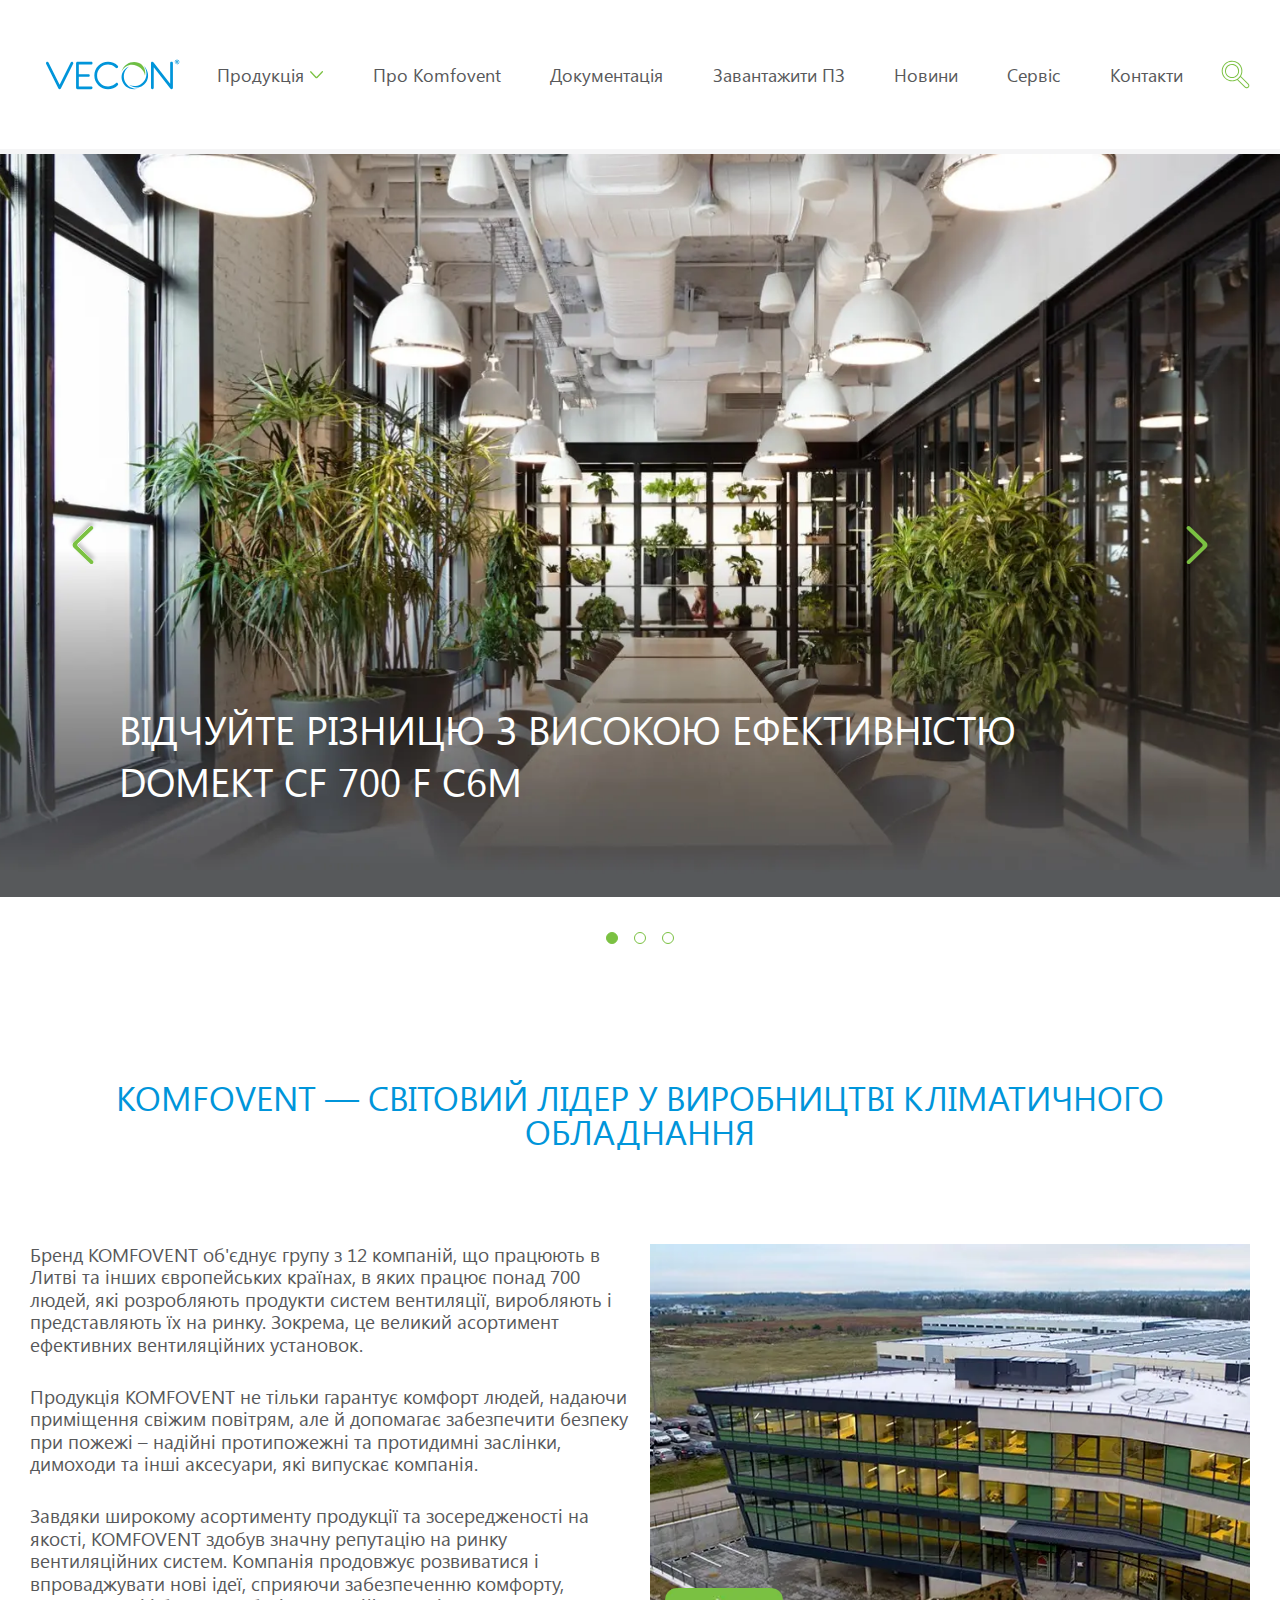
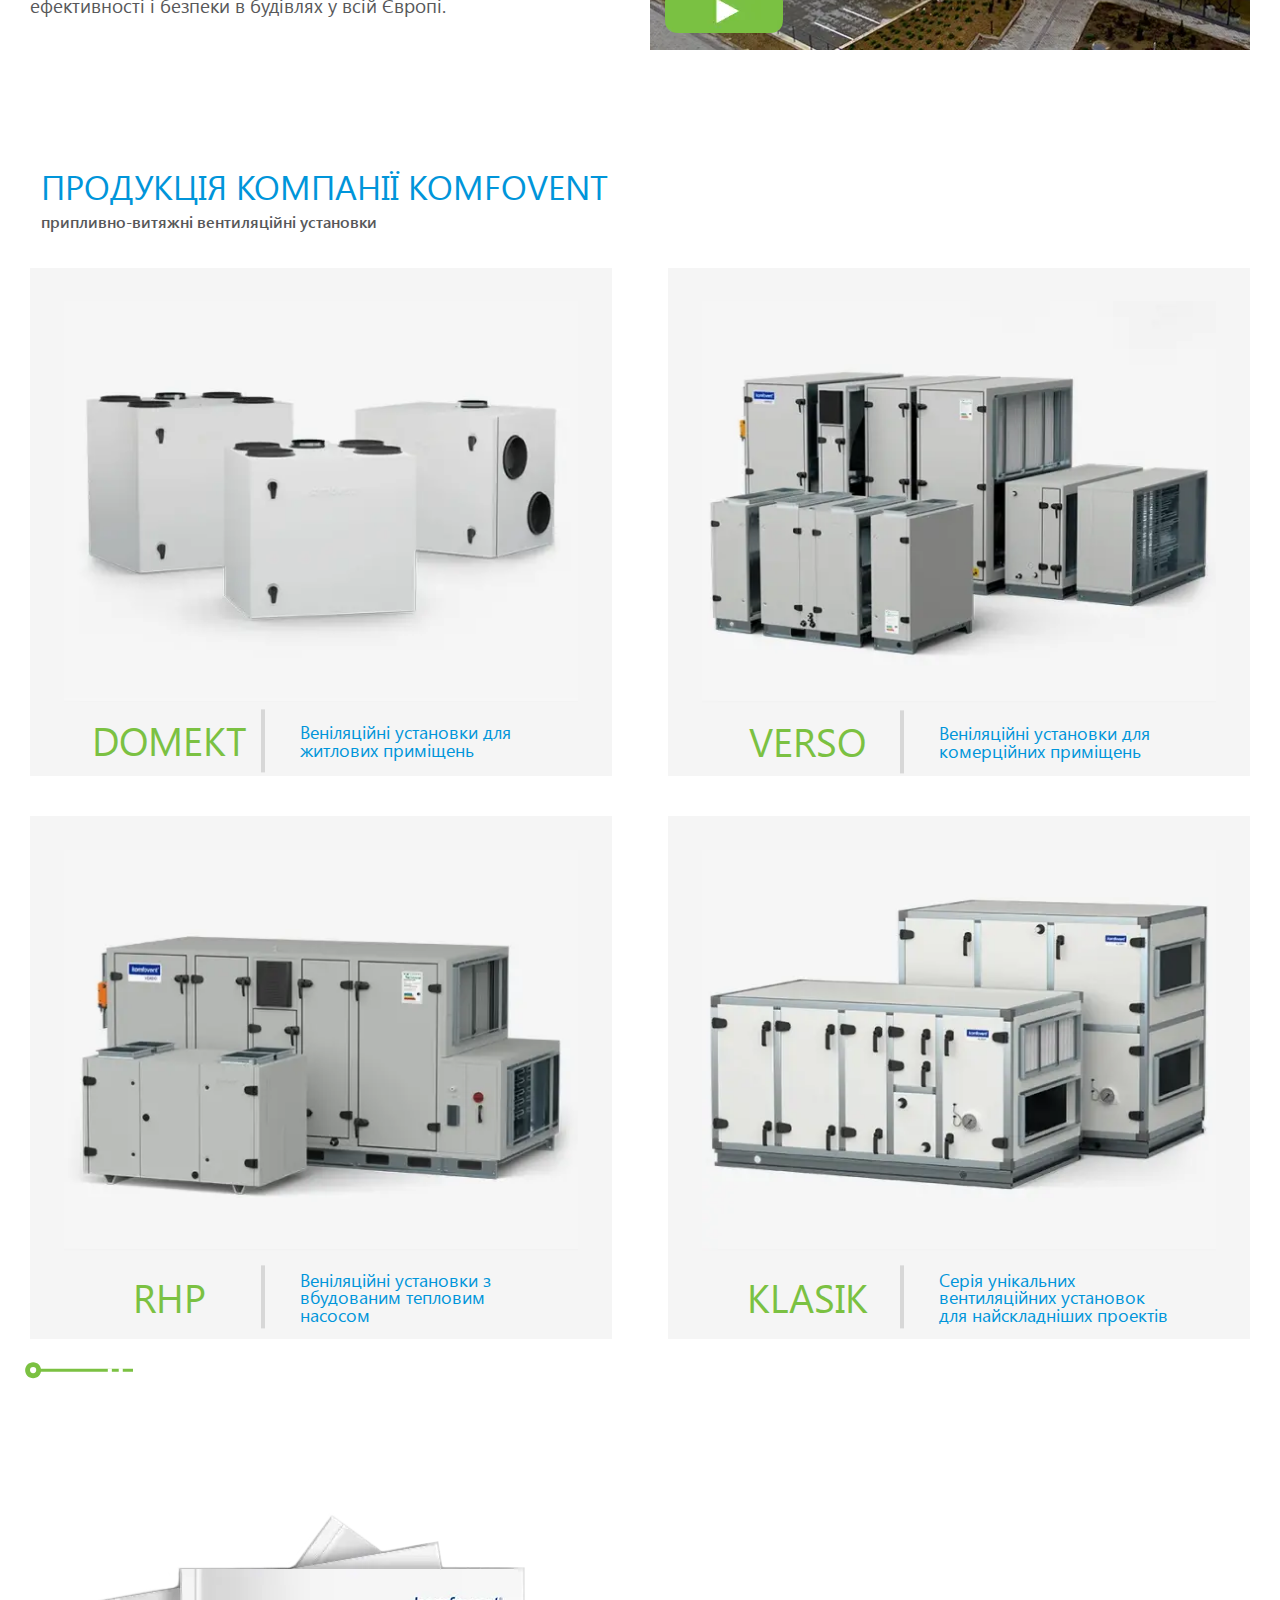
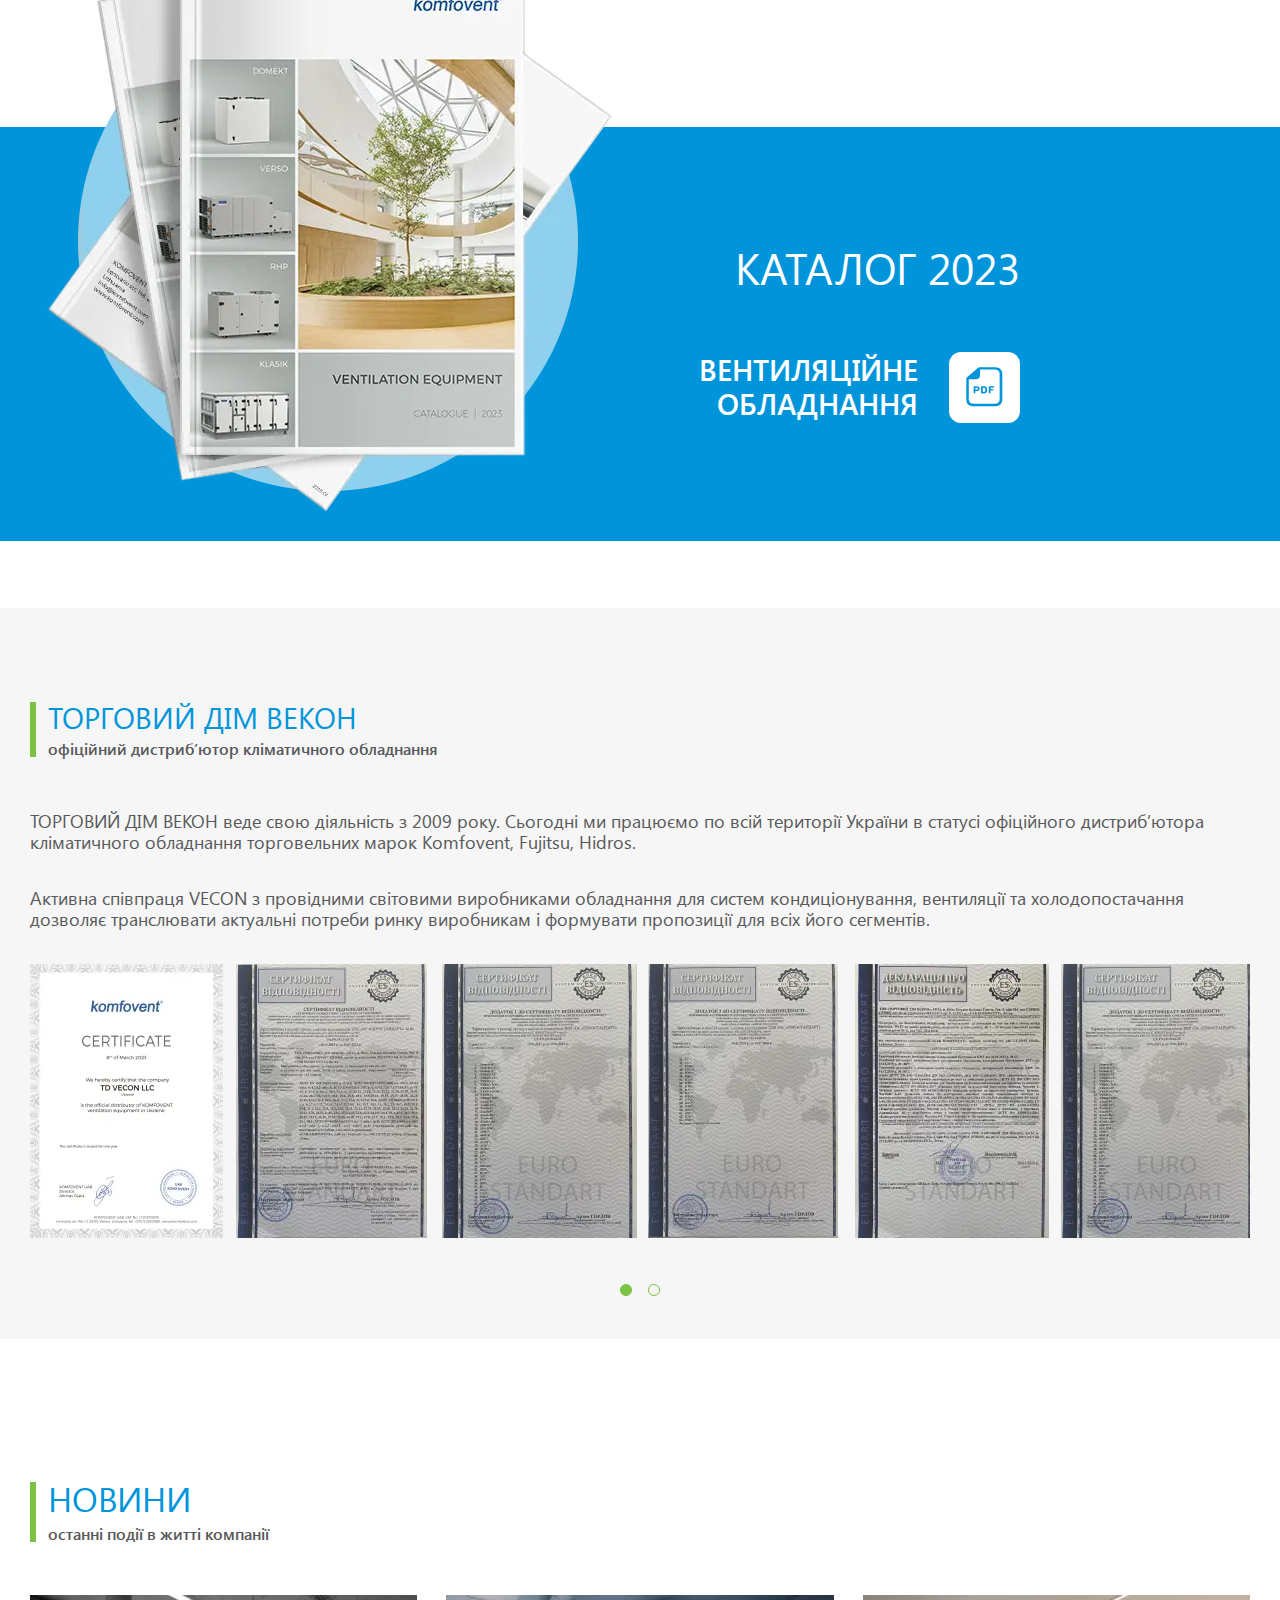
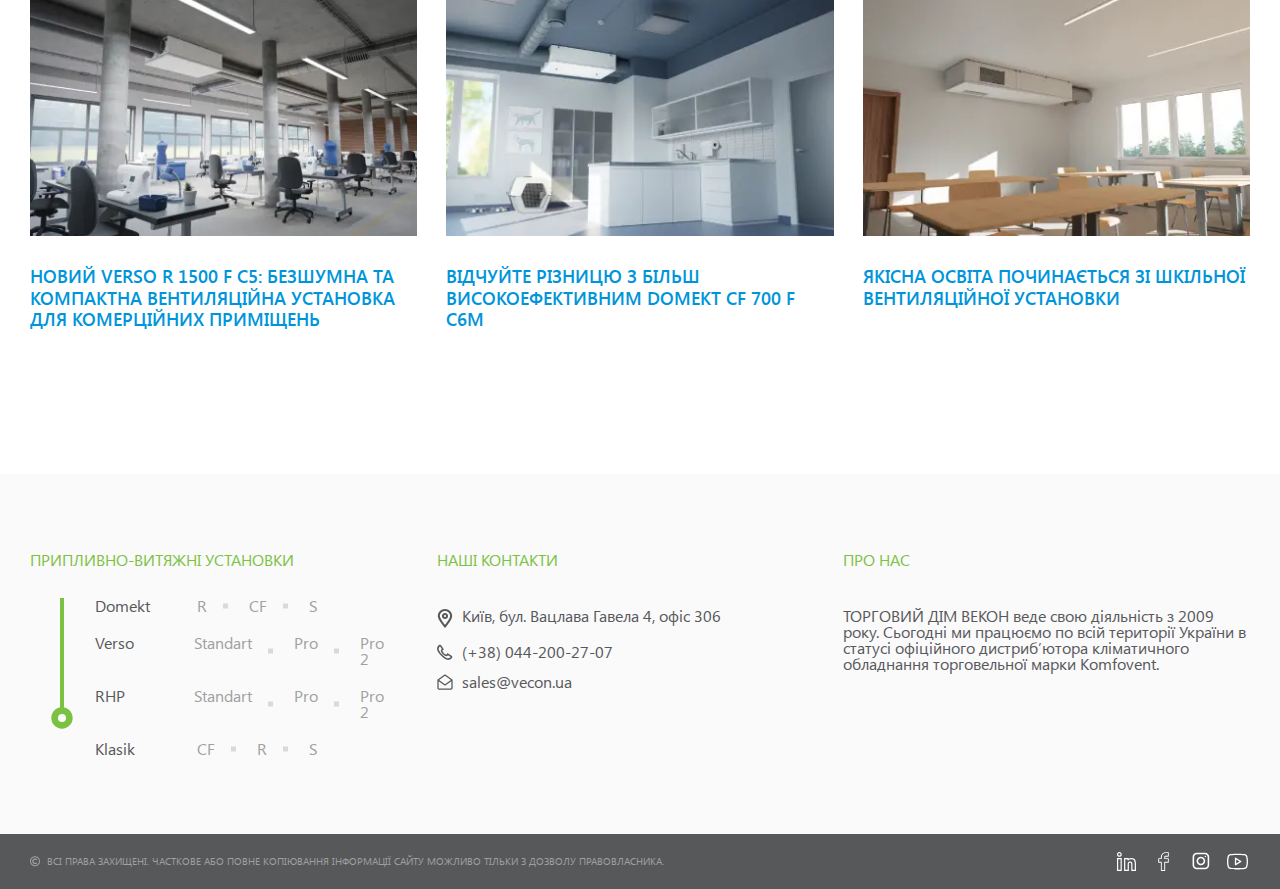
<file: index.html>
<!doctype html>
<html lang="en">

<head>
	<title>HomePage</title>
	<meta charset="UTF-8">
	<meta name="format-detection" content="telephone=no">
	<!-- <style>body{opacity: 0;}</style> -->
	<link rel="stylesheet" href="css/style.min.css?_v=20231012183100">
	<link rel="shortcut icon" href="favicon.ico">
	<!-- <meta name="robots" content="noindex, nofollow"> -->
	<meta name="viewport" content="width=device-width, initial-scale=1.0">
</head>

<body>
	<div class="wrapper">
		<div id="popup" class="popup popup-content-video" aria-hidden="true" class="popup">
			<div class="popup__wrapper">
				<div class="popup__content">
					<button data-close type="button" class="popup__close">X</button>
					<div class="popup__text">
						<video class="intro__video-video" controls src="files/test-video.mp4" type="video/mp4">
							Ваш браузер не підтримує відео тег.
						</video>
					</div>
				</div>
			</div>
		</div>
		<div id="popup-seach" class="popup popup-search" aria-hidden="true">
			<div class="popup__wrapper">
				<div class="popup__content">
					<button data-close type="button" class="popup__close">X</button>
					<div class="popup__text">
						<form action="">
							<input class="popap__seach-input" type="text" placeholder="Пошук">
							<button type="submit" class="popap__search-button"><img src="img/hero/seach.svg" alt="search"></button>
						</form>
					</div>
				</div>
			</div>
		</div>
		<header class="header">
			<div class="header__container">
				<button type="button" class="menu__icon icon-menu"><img src="img/hero/burger.svg" alt=""></button>

				<div class="header__logo">
					<a href="index.html">
						<img src="img/logo.svg" alt="logo">
					</a>
				</div>

				<div class="header__menu menu">
					<nav class="menu__body">
						<ul class="menu__list">
							<button class="header__close close__main-menu"><img class="header__close-img close__main-menu-img" src="img/hero/close-icon-menu.svg" alt="close"></button>
							<li class="menu__item"><a href="" class="menu__link">
									Продукція
								</a>
								<button class="header__dropdown-arrow"><img src="img/hero/ar-down.svg" alt="down-arrow"></button>
								<ul class="sub-menu">
									<button class="return-back"><img class="return-back-img" src="img/hero/return-arr.svg" alt="return">
										<div>Продукція</div>
									</button>
									<button class="header__close close__main-menu"><img class="header__close-img close__main-menu-img" src="img/hero/close-icon-menu.svg" alt="close"></button>

									<li class="menu__item"><a href="" class="menu__link">Domekt</a></li>
									<li class="menu__item  "><a href="" class="menu__link menu__item_sub">Verso</a>
										<ul class="sub-sub-menu">
											<button class="return-back"><img class="return-back-img" src="img/hero/return-arr.svg" alt="return">
												<div>Продукція</div>
											</button>
											<button class="header__close close__main-menu"><img class="header__close-img close__main-menu-img" src="img/hero/close-icon-menu.svg" alt="close"></button>
											<li class="menu__item  "><a href="" class="menu__link">VERSO Standard</a></li>
											<li class="menu__item  "><a href="" class="menu__link">VERSO Pro</a></li>
											<li class="menu__item  "><a href="" class="menu__link">Verso Pro2</a>
												<ul class="sub-sub-sub-menu">
													<button class="return-back"><img class="return-back-img" src="img/hero/return-arr.svg" alt="return">
														<div>Продукція</div>
													</button>
													<button class="header__close close__main-menu"><img class="header__close-img close__main-menu-img" src="img/hero/close-icon-menu.svg" alt="close"></button>
													<li class="menu__item"><a href="" class="menu__link">Verso R Pro2</a></li>
													<li class="menu__item"><a href="" class="menu__link">VERSO CF Pro2</a></li>
													<li class="menu__item  "><a href="" class="menu__link">Verso S Pro2</a></li>
													<li class="menu__item"><a href="" class="menu__link">Повітряні фільтри</a></li>
												</ul>
											</li>
											<li class="menu__item  "><a href="" class="menu__link">Повітряні фільтри</a></li>
										</ul>
									</li>

									<li class="menu__item"><a href="#" class="menu__link">RHP</a></li>
									<li class="menu__item"><a href="" class="menu__link">Klasik</a></li>
								</ul>
							</li>
							<li class="menu__item"><a href="" class="menu__link">Про Komfovent</a></li>
							<li class="menu__item"><a href="" class="menu__link">Документація</a></li>
							<li class="menu__item"><a href="" class="menu__link">Завантажити ПЗ</a></li>
							<li class="menu__item"><a href="" class="menu__link">Новини</a></li>
							<li class="menu__item"><a href="" class="menu__link">Сервіс</a></li>
							<li class="menu__item"><a href="contacts.html" class="menu__link">Контакти</a></li>
						</ul>
					</nav>
				</div>

				<div class="header__search">
					<div data-popup="#popup-seach">
						<img src="img/hero/seach.svg" alt="search">
					</div>
				</div>
			</div>
		</header>
		<main class="page">
			<section class="page__hero">
				<div class="hero__slider swiper">
					<div class="hero__wrapper swiper-wrapper">
						<div class="hero__slide swiper-slide">
							<picture><source srcset="img/hero/hero_slide_1.webp" type="image/webp"><img class="hero__slide-bg" src="img/hero/hero_slide_1.jpg" alt="slide" /></picture>
							<h3 class="hero__slide-text">
								Відчуйте різницю з високою ефективністю Domekt&nbspCF&nbsp700&nbspF&nbspC6M
							</h3>
						</div>

						<div class="hero__slide swiper-slide">
							<picture><source srcset="img/hero/hero_slide_2.webp" type="image/webp"><img class="hero__slide-bg" src="img/hero/hero_slide_2.jpg" alt="slide" /></picture>
							<h3 class="hero__slide-text">
								Новий Verso&nbspR&nbsp1500&nbspF&nbspC5: тиха вентиляційна установка
								для комерційних приміщень
							</h3>
						</div>

						<div class="hero__slide swiper-slide">
							<picture><source srcset="img/hero/hero_slide_1.webp" type="image/webp"><img class="hero__slide-bg" src="img/hero/hero_slide_1.jpg" alt="slide" /></picture>
							<h3 class="hero__slide-text">
								Відчуйте різницю з високою ефективністю Domekt&nbspCF&nbsp700&nbspF&nbspC6M
							</h3>
						</div>
					</div>
					<button type="button" class="swiper-button-prev">
						<img src="img/hero/ar-r.svg" alt="arr" />
					</button>
					<button type="button" class="swiper-button-next">
						<img src="img/hero/ar-r.svg" alt="arr" />
					</button>
				</div>
				<div class="swiper-pagination" data-da=".hero__slider, 1240"></div>
			</section>

			<section class="page__intro intro">
				<div class="intro__container">
					<h3 class="intro__title title">
						KOMFOVENT — світовий лідер у виробництві кліматичного
						обладнання
					</h3>
					<div class="intro__content">
						<div class="intro__text">
							<p class="intro__text-content">
								Бренд KOMFOVENT об'єднує групу з 12 компаній, що
								працюють в Литві та інших європейських країнах, в
								яких працює понад 700 людей, які розробляють продукти
								систем вентиляції, виробляють і представляють їх на
								ринку. Зокрема, це великий асортимент ефективних
								вентиляційних установок.
							</p>
							<p class="intro__text-content">
								Продукція KOMFOVENT не тільки гарантує комфорт людей,
								надаючи приміщення свіжим повітрям, але й допомагає
								забезпечити безпеку при пожежі – надійні протипожежні
								та протидимні заслінки, димоходи та інші аксесуари,
								які випускає компанія.
							</p>
							<p class="intro__text-content">
								Завдяки широкому асортименту продукції та
								зосередженості на якості, KOMFOVENT здобув значну
								репутацію на ринку вентиляційних систем. Компанія
								продовжує розвиватися і впроваджувати нові ідеї,
								сприяючи забезпеченню комфорту, ефективності і
								безпеки в будівлях у всій Європі.
							</p>
						</div>

						<div class="intro__video" data-popup="#popup">
							<picture><source srcset="img/intro/intro-video.webp" type="image/webp"><img class="intro__video-content" src="img/intro/intro-video.jpg" alt="intro" /></picture>
							<picture><source srcset="img/intro/yuo-tube-g.webp" type="image/webp"><img class="intro__you-tube" src="img/intro/yuo-tube-g.png" alt="tube" /></picture>
						</div>
					</div>
				</div>
			</section>

			<section class="products page__products">
				<div class="products__container">
					<div class="products__header">
						<h2 class="products__title title">
							Продукція компанії Komfovent
						</h2>
						<h4 class="products__sub-title">
							припливно-витяжні вентиляційні установки
						</h4>
					</div>

					<div class="products__products">
						<a href class="products__product product">
							<div class="product__img">
								<picture><source srcset="img/products/product-1.webp" type="image/webp"><img src="img/products/product-1.png" alt="product" /></picture>
							</div>
							<div class="product__info">
								<div class="product__name">DOMEKT</div>
								<div class="product__text">
									Веніляційні установки для житлових приміщень
								</div>
							</div>
						</a>

						<a href="" class="products__product product">
							<div class="product__img">
								<picture><source srcset="img/products/product-2.webp" type="image/webp"><img src="img/products/product-2.png" alt="product" /></picture>
							</div>
							<div class="product__info">
								<div class="product__name">VERSO</div>
								<div class="product__text">
									Веніляційні установки для комерційних приміщень
								</div>
							</div>
						</a>

						<a href="" class="products__product product">
							<div class="product__img">
								<picture><source srcset="img/products/product-3.webp" type="image/webp"><img src="img/products/product-3.png" alt="product" /></picture>
							</div>
							<div class="product__info">
								<div class="product__name">RHP</div>
								<div class="product__text">
									Веніляційні установки з вбудованим тепловим
									насосом
								</div>
							</div>
						</a>

						<a href="" class="products__product product">
							<div class="product__img">
								<picture><source srcset="img/products/product-4.webp" type="image/webp"><img src="img/products/product-4.png" alt="product" /></picture>
							</div>
							<div class="product__info">
								<div class="product__name">KLASIK</div>
								<div class="product__text">
									Серія унікальних вентиляційних установок для
									найскладніших проектів
								</div>
							</div>
						</a>
					</div>
				</div>
			</section>

			<section class="page__catalog catalog">
				<div class="catalog__container">
					<picture><source srcset="img/catalog/catalog-img.webp" type="image/webp"><img class="catalog__img" src="img/catalog/catalog-img.png" alt="catalog" /></picture>
					<div class="catalog__content">
						<div class="catalog__title">Каталог 2023</div>
						<div class="catalog__pdf">
							<div class="catalog__pdf-text">
								Вентиляційне обладнання
							</div>
							<div class="catalog__pdf-icon">
								<a href="#" download=""><img class="catalog__pdf-icon-image" src="img/catalog/pdf.svg" alt="pdf" /></a>
							</div>
						</div>
					</div>
				</div>
			</section>

			<section class="page__home home">
				<div class="home__container">
					<div class="home__head">
						<div class="home__title title">Торговий Дім Векон</div>
						<div class="home__sub-title">
							офіційний дистриб’ютор кліматичного обладнання
						</div>
					</div>

					<p class="home__text">
						ТОРГОВИЙ ДІМ ВЕКОН веде свою діяльність з 2009 року.
						Сьогодні ми працюємо по всій території України в статусі
						офіційного дистриб’ютора кліматичного обладнання
						торговельних марок Komfovent, Fujitsu, Hidros.
					</p>
					<p class="home__text">
						Активна співпраця VECON з провідними світовими виробниками
						обладнання для систем кондиціонування, вентиляції та
						холодопостачання дозволяє транслювати актуальні потреби
						ринку виробникам і формувати пропозиції для всіх його
						сегментів.
					</p>

					<div class="home__slider swiper gallery">
						<div data-gallery class="home__wrapper swiper-wrapper">
							<a class="home__slide swiper-slide gallery__image" href="img/home/01.jpg" class="">
								<picture><source srcset="img/home/doc-1.webp" type="image/webp"><img alt="" src="img/home/doc-1.png" class="gallery__preview" /></picture>
							</a>
							<a class="home__slide swiper-slide gallery__image" href="img/home/02.jpg" class="gallery__image">
								<picture><source srcset="img/home/doc-2.webp" type="image/webp"><img alt="" src="img/home/doc-2.png" class="gallery__preview" /></picture>
							</a>
							<a class="home__slide swiper-slide gallery__image" href="img/home/03.jpg" class="gallery__image">
								<picture><source srcset="img/home/doc-3.webp" type="image/webp"><img alt="" src="img/home/doc-3.png" class="gallery__preview" /></picture>
							</a>
							<a class="home__slide swiper-slide gallery__image" href="img/home/04.jpg" class="gallery__image">
								<picture><source srcset="img/home/doc-4.webp" type="image/webp"><img alt="" src="img/home/doc-4.png" class="gallery__preview" /></picture>
							</a>
							<a class="home__slide swiper-slide gallery__image" href="img/home/05.jpg" class="gallery__image">
								<picture><source srcset="img/home/doc-5.webp" type="image/webp"><img alt="" src="img/home/doc-5.png" class="gallery__preview" /></picture>
							</a>
							<a class="home__slide swiper-slide gallery__image" href="img/home/06.jpg" class="gallery__image">
								<picture><source srcset="img/home/doc-6.webp" type="image/webp"><img alt="" src="img/home/doc-6.png" class="gallery__preview" /></picture>
							</a>
							<a class="home__slide swiper-slide gallery__image" href="img/home/06.jpg" class="gallery__image">
								<picture><source srcset="img/home/doc-6.webp" type="image/webp"><img alt="" src="img/home/doc-6.png" class="gallery__preview" /></picture>
							</a>
						</div>
						<div class="swiper-pagination-home"></div>
					</div>
					<button type="button" class="swiper-button-prev-home">
						<img src="img/home/arr-l.svg" alt="arr">
					</button>
					<button type="button" class="swiper-button-next-home">
						<img src="img/home/arr-r.svg" alt="arr">
					</button>
				</div>
			</section>

			<section class="news page__news">
				<div class="news__container">
					<div class="news__head">
						<div class="news__title title">Новини</div>
						<div class="news__sub-title">останні події в житті компанії</div>
					</div>

					<div class="news__slider swiper">
						<div class="news__wrapper swiper-wrapper">
							<a href class="news__slide swiper-slide">

								<div class="news__image">
									<picture><source srcset="img/news/news-1.webp" type="image/webp"><img class="news__img" src="img/news/news-1.jpg" alt="news"></picture>
								</div>
								<div class="news__text">Новий Verso R 1500 F C5: безшумна та компактна вентиляційна установка для комерційних приміщень</div>

							</a>

							<a href="" class="news__slide swiper-slide">

								<div class="news__image">
									<picture><source srcset="img/news/news-2.webp" type="image/webp"><img class="news__img" src="img/news/news-2.jpg" alt="news"></picture>
								</div>
								<div class="news__text">Відчуйте різницю з більш високоефективним Domekt CF 700 F C6M</div>

							</a>

							<a href="" class="news__slide swiper-slide">

								<div class="news__image">
									<picture><source srcset="img/news/news-3.webp" type="image/webp"><img class="news__img" src="img/news/news-3.jpg" alt="news"></picture>
								</div>
								<div class="news__text">Якісна освіта починається зі шкільної вентиляційної установки</div>

							</a>

						</div>
						<div class="swiper-pagination-news"></div>
					</div>
				</div>
			</section>
		</main>
		<footer class="footer">
			<div class="footer__container">
				<div class="footer__white">
					<div class="footer__sections">
						<div class="footer__title footer__title_sections">Припливно-витяжні установки</div>
						<div class="footer__name-table">
							<div class="footer__name-row">
								<a href="" class="footer__name footer__name_darker-color">Domekt</a>
								<a href="" class="footer__name">R</a>
								<a href="" class="footer__name">CF</a>
								<a href="" class="footer__name">S</a>
							</div>
							<div class="footer__name-row">
								<a href="" class="footer__name footer__name_darker-color">Verso</a>
								<a href="" class="footer__name">Standart</a>
								<a href="" class="footer__name">Pro</a>
								<a href="" class="footer__name">Pro 2</a>
							</div>
							<div class="footer__name-row">
								<a href="" class="footer__name footer__name_darker-color">RHP</a>
								<a href="" class="footer__name">Standart</a>
								<a href="" class="footer__name">Pro</a>
								<a href="" class="footer__name">Pro 2</a>
							</div>
							<div class="footer__name-row">
								<a href="" class="footer__name footer__name_darker-color">Klasik</a>
								<a href="" class="footer__name">CF</a>
								<a href="" class="footer__name">R</a>
								<a href="" class="footer__name">S</a>
							</div>
						</div>
					</div>

					<div class="footer__contacts">
						<div class="footer__title">Наші контакти</div>
						<div class="footer__contact">
							<img class="footer__img-h" src="img/footer/adress.svg" alt="adrees">
							<img class="footer__img-h-g" src="img/footer/adress-g.svg" alt="adrees">
							<a href="https://maps.app.goo.gl/7RsEXTusZ4tHiX787" class="footer__contact-text">Київ, бул. Вацлава Гавела 4, офіс 306</a>
						</div>
						<div class="footer__contact">
							<img class="footer__img-h" src="img/footer/phone.svg" alt="phone">
							<img class="footer__img-h-g" src="img/footer/phone-g.svg" alt="phone">
							<a href="tel:+380442002707" class="footer__contact-text">(+38) 044-200-27-07</a>
						</div>
						<div class="footer__contact">
							<img class="footer__img-h" src="img/footer/mail.svg" alt="mail">
							<img class="footer__img-h-g" src="img/footer/mail-g.svg" alt="mail">
							<a href="mailto:sales@vecon.ua" class="footer__contact-text">sales@vecon.ua</a>
						</div>
					</div>

					<div class="footer__about">
						<div class="footer__title">Про НАС</div>
						<div class="footer__about-text">ТОРГОВИЙ ДІМ ВЕКОН веде свою діяльність з 2009 року. Сьогодні ми працюємо по всій території України в статусі офіційного дистриб’ютора кліматичного обладнання торговельної марки Komfovent.</div>
					</div>

					<div class="footer__logo">
						<a href="index.html"><img src="img/footer/logo.svg" alt="logo"></a>
					</div>
				</div>
			</div>
			<div class="footer__black">
				<div class="footer__container">
					<div class="footer__copyright">
						<img src="img/footer/copiright.svg" alt="copiright">
						<p class="footer__copyright-text">Всі права захищені. Часткове або повне копіювання інформації сайту можливо тільки з дозволу правовласника.</p>
					</div>
					<div class="footer__social">
						<a href=""><img src="img/footer/linked-in.svg" alt="social"></a>
						<a href=""><img src="img/footer/facebook.svg" alt="social"></a>
						<a href=""><img src="img/footer/insta.svg" alt="social"></a>
						<a href=""><img src="img/footer/you-tube.svg" alt="social"></a>
					</div>
				</div>
			</div>
		</footer>


	</div>
	<script src="js/app.min.js?_v=20231012183100"></script>
</body>

</html>
</file>
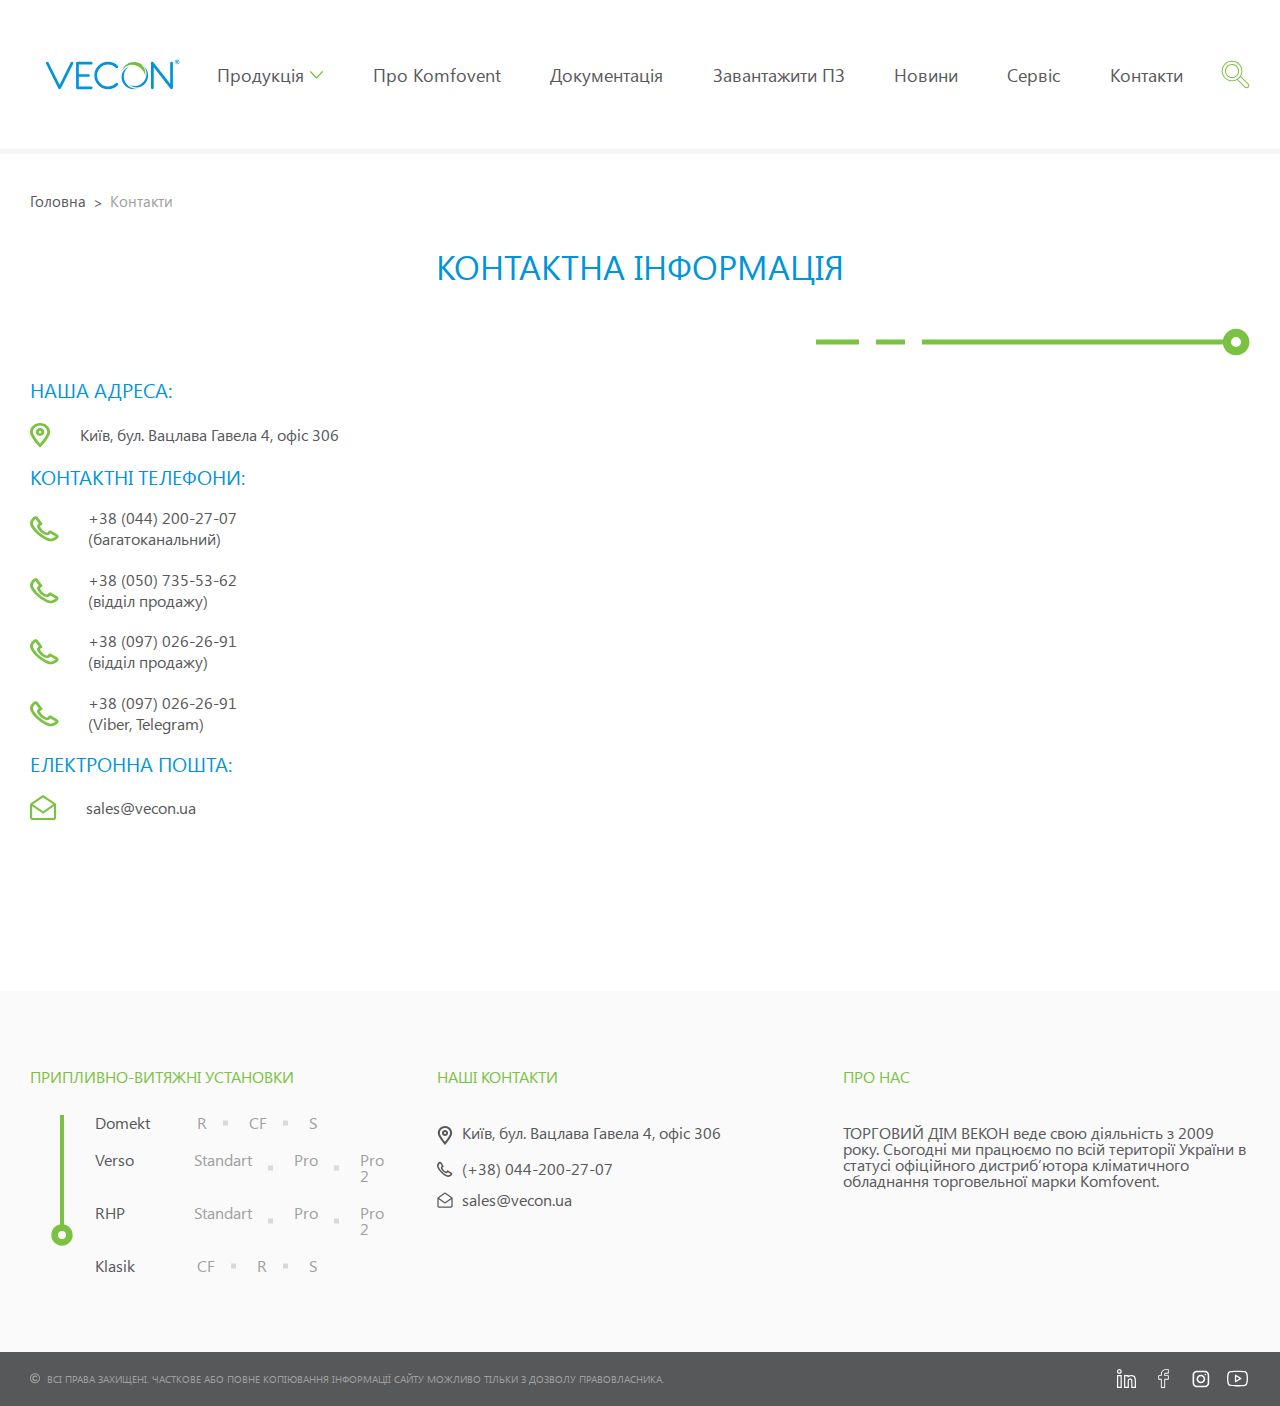
<file: contacts.html>
<!doctype html>
<html lang="en">

<head>
	<title>HomePage</title>
	<meta charset="UTF-8">
	<meta name="format-detection" content="telephone=no">
	<!-- <style>body{opacity: 0;}</style> -->
	<link rel="stylesheet" href="css/style.min.css?_v=20231012183100">
	<link rel="shortcut icon" href="favicon.ico">
	<!-- <meta name="robots" content="noindex, nofollow"> -->
	<meta name="viewport" content="width=device-width, initial-scale=1.0">
</head>

<body>
	<div class="wrapper">
		<div id="popup" class="popup popup-content-video" aria-hidden="true" class="popup">
			<div class="popup__wrapper">
				<div class="popup__content">
					<button data-close type="button" class="popup__close">X</button>
					<div class="popup__text">
						<video class="intro__video-video" controls src="files/test-video.mp4" type="video/mp4">
							Ваш браузер не підтримує відео тег.
						</video>
					</div>
				</div>
			</div>
		</div>
		<div id="popup-seach" class="popup popup-search" aria-hidden="true">
			<div class="popup__wrapper">
				<div class="popup__content">
					<button data-close type="button" class="popup__close">X</button>
					<div class="popup__text">
						<form action="">
							<input class="popap__seach-input" type="text" placeholder="Пошук">
							<button type="submit" class="popap__search-button"><img src="img/hero/seach.svg" alt="search"></button>
						</form>
					</div>
				</div>
			</div>
		</div>
		<header class="header">
			<div class="header__container">
				<button type="button" class="menu__icon icon-menu"><img src="img/hero/burger.svg" alt=""></button>

				<div class="header__logo">
					<a href="index.html">
						<img src="img/logo.svg" alt="logo">
					</a>
				</div>

				<div class="header__menu menu">
					<nav class="menu__body">
						<ul class="menu__list">
							<button class="header__close close__main-menu"><img class="header__close-img close__main-menu-img" src="img/hero/close-icon-menu.svg" alt="close"></button>
							<li class="menu__item"><a href="" class="menu__link">
									Продукція
								</a>
								<button class="header__dropdown-arrow"><img src="img/hero/ar-down.svg" alt="down-arrow"></button>
								<ul class="sub-menu">
									<button class="return-back"><img class="return-back-img" src="img/hero/return-arr.svg" alt="return">
										<div>Продукція</div>
									</button>
									<button class="header__close close__main-menu"><img class="header__close-img close__main-menu-img" src="img/hero/close-icon-menu.svg" alt="close"></button>

									<li class="menu__item"><a href="" class="menu__link">Domekt</a></li>
									<li class="menu__item  "><a href="" class="menu__link menu__item_sub">Verso</a>
										<ul class="sub-sub-menu">
											<button class="return-back"><img class="return-back-img" src="img/hero/return-arr.svg" alt="return">
												<div>Продукція</div>
											</button>
											<button class="header__close close__main-menu"><img class="header__close-img close__main-menu-img" src="img/hero/close-icon-menu.svg" alt="close"></button>
											<li class="menu__item  "><a href="" class="menu__link">VERSO Standard</a></li>
											<li class="menu__item  "><a href="" class="menu__link">VERSO Pro</a></li>
											<li class="menu__item  "><a href="" class="menu__link">Verso Pro2</a>
												<ul class="sub-sub-sub-menu">
													<button class="return-back"><img class="return-back-img" src="img/hero/return-arr.svg" alt="return">
														<div>Продукція</div>
													</button>
													<button class="header__close close__main-menu"><img class="header__close-img close__main-menu-img" src="img/hero/close-icon-menu.svg" alt="close"></button>
													<li class="menu__item"><a href="" class="menu__link">Verso R Pro2</a></li>
													<li class="menu__item"><a href="" class="menu__link">VERSO CF Pro2</a></li>
													<li class="menu__item  "><a href="" class="menu__link">Verso S Pro2</a></li>
													<li class="menu__item"><a href="" class="menu__link">Повітряні фільтри</a></li>
												</ul>
											</li>
											<li class="menu__item  "><a href="" class="menu__link">Повітряні фільтри</a></li>
										</ul>
									</li>

									<li class="menu__item"><a href="#" class="menu__link">RHP</a></li>
									<li class="menu__item"><a href="" class="menu__link">Klasik</a></li>
								</ul>
							</li>
							<li class="menu__item"><a href="" class="menu__link">Про Komfovent</a></li>
							<li class="menu__item"><a href="" class="menu__link">Документація</a></li>
							<li class="menu__item"><a href="" class="menu__link">Завантажити ПЗ</a></li>
							<li class="menu__item"><a href="" class="menu__link">Новини</a></li>
							<li class="menu__item"><a href="" class="menu__link">Сервіс</a></li>
							<li class="menu__item"><a href="contacts.html" class="menu__link">Контакти</a></li>
						</ul>
					</nav>
				</div>

				<div class="header__search">
					<div data-popup="#popup-seach">
						<img src="img/hero/seach.svg" alt="search">
					</div>
				</div>
			</div>
		</header>
		<main class="page">
			<section class="page__contacts contacts">
				<div class="contacts__container">
					<div class="contacts__breadcrumps breadcrums">
						<a href="index.html">Головна</a>
						<p>Контакти</p>
					</div>
					<div class="contacts__title title">Контактна інформація</div>

					<div class="contacts__information">
						<div class="contacts__date">
							<div class="contacts__part">
								<div class="contacts__part-title title">Наша адреса:</div>
								<div class="contacts__part-content">
									<img src="img/contacts/adress.svg" alt="social">
									<a href="">Київ,&nbspбул.&nbspВацлава&nbspГавела&nbsp4,&nbspофіс&nbsp306</a>
								</div>
							</div>
							<div class="contacts__part contacts__part_pnones">
								<div class="contacts__part-title title">Контактні телефони:</div>
								<div class="contacts__part-content">
									<img src="img/contacts/phone.svg" alt="social">
									<a href="tel:380442002707">+38&nbsp(044)&nbsp200-27-07 <br>
										(багатоканальний)</a>
								</div>
								<div class="contacts__part-content">
									<img src="img/contacts/phone.svg" alt="social">
									<a href="tel:380507355362">+38&nbsp(050)&nbsp735-53-62<br>
										(відділ продажу)</a>
								</div>
								<div class="contacts__part-content">
									<img src="img/contacts/phone.svg" alt="social">
									<a href="tel:380970262691">+38&nbsp(097)&nbsp026-26-91<br>
										(відділ продажу)</a>
								</div>
								<div class="contacts__part-content">
									<img src="img/contacts/phone.svg" alt="social">
									<a href="tel:+380970262691">+38&nbsp(097)&nbsp026-26-91<br>
										(Viber, Telegram)</a>
								</div>
							</div>
							<div class="contacts__part">
								<div class="contacts__part-title title">електронна пошта:</div>
								<div class="contacts__part-content">
									<img src="img/contacts/mail.svg" alt="social">
									<a href="mailto:sales@vecon.ua">sales@vecon.ua</a>
								</div>
							</div>

						</div>
						<div class="contacts__map">
							<iframe src="https://www.google.com/maps/embed?pb=!1m18!1m12!1m3!1d2540.6390397009654!2d30.426008726557075!3d50.44782377159168!2m3!1f0!2f0!3f0!3m2!1i1024!2i768!4f13.1!3m3!1m2!1s0x40d4cd87a7d95cf5%3A0xe69d00229061333d!2z0KHQuNGB0YLQtdC80Lgg0LLQtdC90YLQuNC70Y_RhtGW0ZcgS09NRk9WRU5UICjQlNC40YHRgtGA0LjQsSfRjtGC0L7RgCAtINC-0L_RgtC-0LLQuNC5INC_0YDQvtC00LDQtiDQv9C-INCy0YHRltC5INCj0LrRgNCw0ZfQvdGWKQ!5e0!3m2!1suk!2sua!4v1697093694886!5m2!1suk!2sua" style="border:0;" allowfullscreen="" loading="lazy" referrerpolicy="no-referrer-when-downgrade"></iframe>
						</div>
					</div>
				</div>
			</section>
		</main>
		<footer class="footer">
			<div class="footer__container">
				<div class="footer__white">
					<div class="footer__sections">
						<div class="footer__title footer__title_sections">Припливно-витяжні установки</div>
						<div class="footer__name-table">
							<div class="footer__name-row">
								<a href="" class="footer__name footer__name_darker-color">Domekt</a>
								<a href="" class="footer__name">R</a>
								<a href="" class="footer__name">CF</a>
								<a href="" class="footer__name">S</a>
							</div>
							<div class="footer__name-row">
								<a href="" class="footer__name footer__name_darker-color">Verso</a>
								<a href="" class="footer__name">Standart</a>
								<a href="" class="footer__name">Pro</a>
								<a href="" class="footer__name">Pro 2</a>
							</div>
							<div class="footer__name-row">
								<a href="" class="footer__name footer__name_darker-color">RHP</a>
								<a href="" class="footer__name">Standart</a>
								<a href="" class="footer__name">Pro</a>
								<a href="" class="footer__name">Pro 2</a>
							</div>
							<div class="footer__name-row">
								<a href="" class="footer__name footer__name_darker-color">Klasik</a>
								<a href="" class="footer__name">CF</a>
								<a href="" class="footer__name">R</a>
								<a href="" class="footer__name">S</a>
							</div>
						</div>
					</div>

					<div class="footer__contacts">
						<div class="footer__title">Наші контакти</div>
						<div class="footer__contact">
							<img class="footer__img-h" src="img/footer/adress.svg" alt="adrees">
							<img class="footer__img-h-g" src="img/footer/adress-g.svg" alt="adrees">
							<a href="https://maps.app.goo.gl/7RsEXTusZ4tHiX787" class="footer__contact-text">Київ, бул. Вацлава Гавела 4, офіс 306</a>
						</div>
						<div class="footer__contact">
							<img class="footer__img-h" src="img/footer/phone.svg" alt="phone">
							<img class="footer__img-h-g" src="img/footer/phone-g.svg" alt="phone">
							<a href="tel:+380442002707" class="footer__contact-text">(+38) 044-200-27-07</a>
						</div>
						<div class="footer__contact">
							<img class="footer__img-h" src="img/footer/mail.svg" alt="mail">
							<img class="footer__img-h-g" src="img/footer/mail-g.svg" alt="mail">
							<a href="mailto:sales@vecon.ua" class="footer__contact-text">sales@vecon.ua</a>
						</div>
					</div>

					<div class="footer__about">
						<div class="footer__title">Про НАС</div>
						<div class="footer__about-text">ТОРГОВИЙ ДІМ ВЕКОН веде свою діяльність з 2009 року. Сьогодні ми працюємо по всій території України в статусі офіційного дистриб’ютора кліматичного обладнання торговельної марки Komfovent.</div>
					</div>

					<div class="footer__logo">
						<a href="index.html"><img src="img/footer/logo.svg" alt="logo"></a>
					</div>
				</div>
			</div>
			<div class="footer__black">
				<div class="footer__container">
					<div class="footer__copyright">
						<img src="img/footer/copiright.svg" alt="copiright">
						<p class="footer__copyright-text">Всі права захищені. Часткове або повне копіювання інформації сайту можливо тільки з дозволу правовласника.</p>
					</div>
					<div class="footer__social">
						<a href=""><img src="img/footer/linked-in.svg" alt="social"></a>
						<a href=""><img src="img/footer/facebook.svg" alt="social"></a>
						<a href=""><img src="img/footer/insta.svg" alt="social"></a>
						<a href=""><img src="img/footer/you-tube.svg" alt="social"></a>
					</div>
				</div>
			</div>
		</footer>


	</div>
	<script src="js/app.min.js?_v=20231012183100"></script>
</body>

</html>
</file>
<file: css/style.min.css>
@charset "UTF-8";@import url(https://fonts.googleapis.com/css?family=Inter:regular,900&display=swap);@font-face{font-family:SegoeUI;font-display:swap;src:url(../fonts/SegoeUI-Bold.woff2) format("woff2"),url(../fonts/SegoeUI-Bold.woff) format("woff");font-weight:700;font-style:normal}@font-face{font-family:SegoeUI;font-display:swap;src:url(../fonts/SegoeUI-Light.woff2) format("woff2"),url(../fonts/SegoeUI-Light.woff) format("woff");font-weight:300;font-style:normal}@font-face{font-family:SegoeUI;font-display:swap;src:url(../fonts/SegoeUI-SemiBold.woff2) format("woff2"),url(../fonts/SegoeUI-SemiBold.woff) format("woff");font-weight:600;font-style:normal}@font-face{font-family:SegoeUI;font-display:swap;src:url(../fonts/SegoeUI.woff2) format("woff2"),url(../fonts/SegoeUI.woff) format("woff");font-weight:400;font-style:normal}*{padding:0;margin:0;border:0}*,:after,:before{-webkit-box-sizing:border-box;box-sizing:border-box}body,html{height:100%;min-width:320px}body{color:#57585a;line-height:1;font-family:SegoeUI;font-size:1rem;-ms-text-size-adjust:100%;-moz-text-size-adjust:100%;-webkit-text-size-adjust:100%;-webkit-font-smoothing:antialiased;-moz-osx-font-smoothing:grayscale}button,input,textarea{font-family:SegoeUI;font-size:inherit;line-height:inherit}button{cursor:pointer;color:inherit;background-color:transparent}a{color:inherit;text-decoration:none}ul li{list-style:none}img{vertical-align:top}h1,h2,h3,h4,h5,h6{font-weight:inherit;font-size:inherit}.lock body{overflow:hidden;-ms-touch-action:none;touch-action:none;-ms-scroll-chaining:none;overscroll-behavior:none}.wrapper{min-height:100%;display:-webkit-box;display:-ms-flexbox;display:flex;-webkit-box-orient:vertical;-webkit-box-direction:normal;-ms-flex-direction:column;flex-direction:column;overflow:hidden}@supports (overflow:clip){.wrapper{overflow:clip}}.wrapper>main{-webkit-box-flex:1;-ms-flex:1 1 auto;flex:1 1 auto}.wrapper>*{min-width:0}[class*=__container]{max-width:85rem;margin:0 auto;padding:0 1.875rem}body::after{content:"";background-color:rgba(0,0,0,.5);position:fixed;width:100%;height:100%;top:0;left:0;opacity:0;-webkit-transition:opacity .8s ease 0s;transition:opacity .8s ease 0s;pointer-events:none;z-index:149}.popup-show body::after{opacity:1}.popup{position:fixed;top:0;left:0;bottom:0;right:0;padding:30px 10px;-webkit-transition:visibility .8s ease 0s;transition:visibility .8s ease 0s;visibility:hidden;pointer-events:none}.popup_show{z-index:150;visibility:visible;overflow:auto;pointer-events:auto}.popup_show .popup__content{visibility:visible;-webkit-transform:scale(1);-ms-transform:scale(1);transform:scale(1)}.popup__wrapper{display:-webkit-box;display:-ms-flexbox;display:flex;-webkit-box-orient:vertical;-webkit-box-direction:normal;-ms-flex-direction:column;flex-direction:column;-webkit-box-align:center;-ms-flex-align:center;align-items:center;min-height:100%;-webkit-box-flex:1;-ms-flex:1 1 auto;flex:1 1 auto;width:100%;display:flex;-webkit-box-pack:center;-ms-flex-pack:center;justify-content:center;align-items:center}.popup__content{visibility:hidden;-webkit-transform:scale(0);-ms-transform:scale(0);transform:scale(0);-webkit-transition:-webkit-transform .3s ease 0s;transition:-webkit-transform .3s ease 0s;transition:transform .3s ease 0s;transition:transform .3s ease 0s,-webkit-transform .3s ease 0s;background-color:#eee;padding:20px;width:100%;max-width:900px;border-radius:20px}.lock .popup__content{visibility:visible}[class*=-ibg]{position:relative}[class*=-ibg] img{position:absolute;width:100%;height:100%;top:0;left:0;-o-object-fit:cover;object-fit:cover}[class*=-ibg_contain] img{-o-object-fit:contain;object-fit:contain}.title{color:#0095da;font-weight:400;text-transform:uppercase}.breadcrums{display:-webkit-box;display:-ms-flexbox;display:flex;gap:24px}.breadcrums a{color:#57585a;font-size:15px;font-weight:400;position:relative;-webkit-transition:all .3s ease 0s;transition:all .3s ease 0s}.breadcrums a::after{content:">";right:-12px;top:50%;-webkit-transform:translate(50%,-50%);-ms-transform:translate(50%,-50%);transform:translate(50%,-50%);position:absolute}.breadcrums p{color:#a0a0a0;font-size:15px;font-weight:400}html body .menu__body .menu__list>.menu__item{color:#57585a}.header{z-index:1;border-bottom:5px #f5f5f6 solid}.header__container{display:-webkit-box;display:-ms-flexbox;display:flex;-webkit-box-pack:justify;-ms-flex-pack:justify;justify-content:space-between}.header__menu{display:-webkit-box;display:-ms-flexbox;display:flex;-webkit-box-align:center;-ms-flex-align:center;align-items:center}.header__search{display:-webkit-box;display:-ms-flexbox;display:flex;-webkit-box-align:center;-ms-flex-align:center;align-items:center;margin-left:15px;-webkit-transition:all .3s ease 0s;transition:all .3s ease 0s}.header__dropdown-arrow{display:-webkit-box;display:-ms-flexbox;display:flex;-webkit-box-align:center;-ms-flex-align:center;align-items:center}.menu__icon{height:100%;display:-webkit-box;display:-ms-flexbox;display:flex;-webkit-box-align:center;-ms-flex-align:center;align-items:center}.menu__list{display:-webkit-box;display:-ms-flexbox;display:flex}.menu__item{position:relative;color:#57585a;font-size:18px;font-style:normal;font-weight:400;display:-webkit-box;display:-ms-flexbox;display:flex;gap:6px;word-break:break-all;line-height:normal;padding:13px;-webkit-transition:all .3s ease 0s;transition:all .3s ease 0s}.menu__item:active{background:#f5f5f6;color:#57585a;font-size:18px;font-style:normal;font-weight:700;line-height:normal}.menu__item .menu__item a{padding:15px 28px;width:100%}.menu__item .menu__item{padding:0}.menu-open .menu__list{left:0}li.has-under-menu:hover ul.sub-menu{visibility:visible;opacity:1;max-height:100vh}.sub-menu li:hover .sub-sub-menu{visibility:visible;opacity:1;max-height:100vh}.sub-sub-menu li:hover .sub-sub-sub-menu{visibility:visible;opacity:1;max-height:100vh}.menu-open ul.active-sub-menu{left:0}.sub-menu{position:absolute;top:0;left:0;visibility:hidden;opacity:0;max-height:0;-webkit-transform:translate(0,56px);-ms-transform:translate(0,56px);transform:translate(0,56px);-webkit-transition:all .3s ease 0s;transition:all .3s ease 0s;background:#fff;-webkit-box-shadow:0 4px 4px 0 rgba(0,0,0,.25);box-shadow:0 4px 4px 0 rgba(0,0,0,.25)}.sub-sub-menu{position:absolute;top:0;left:276px;visibility:hidden;opacity:0;max-height:0;-webkit-transition:all .3s ease 0s;transition:all .3s ease 0s;background:#fff;-webkit-box-shadow:0 4px 4px 0 rgba(0,0,0,.25);box-shadow:0 4px 4px 0 rgba(0,0,0,.25)}.sub-sub-sub-menu{position:absolute;top:0;left:276px;visibility:hidden;opacity:0;max-height:0;-webkit-transition:all .3s ease 0s;transition:all .3s ease 0s;background:#fff;-webkit-box-shadow:0 4px 4px 0 rgba(0,0,0,.25);box-shadow:0 4px 4px 0 rgba(0,0,0,.25)}.has-under-menu::after{content:url(../img/hero/green-arr-r.svg);position:absolute;right:28px;top:50%;-webkit-transform:translate(0,calc(-100% - 2px));-ms-transform:translate(0,calc(-100% - 2px));transform:translate(0,calc(-100% - 2px));width:11px;height:11px}.header__close{position:absolute;top:27px;right:30px}.return-back{position:absolute;top:27px;left:30px;color:#7bc142;font-size:18px;display:-webkit-box;display:-ms-flexbox;display:flex;-webkit-box-align:center;-ms-flex-align:center;align-items:center;font-style:normal;font-weight:700;line-height:normal;text-transform:uppercase;gap:16px}.header__search{cursor:pointer}.popup-search{background-color:rgba(0,0,0,.5);-webkit-transition:all 30ms ease 0s;transition:all 30ms ease 0s}.popup-search form{width:100%;display:-webkit-box;display:-ms-flexbox;display:flex;gap:20px}.popup-search .popup__close{display:none}.popup-search .popap__seach-input{width:100%;border-radius:5px;padding:5px}.icon-menu{display:none}.footer{background-color:#fafafa}.footer__logo{width:100%;display:-webkit-box;display:-ms-flexbox;display:flex;-webkit-box-pack:center;-ms-flex-pack:center;justify-content:center;margin-bottom:9px}.footer__title{color:#7bc142;font-size:16px;font-weight:400;text-transform:uppercase;margin-bottom:40px}.footer__title_sections{margin-bottom:30px}.footer__name-table{position:relative;margin-left:65px}.footer__name-table::before{content:url(../img/footer/gradusnik-footer.svg);position:absolute;left:-33px;-webkit-transform:translate(-50%,0);-ms-transform:translate(-50%,0);transform:translate(-50%,0);top:0}.footer__name-row{display:-webkit-box;display:-ms-flexbox;display:flex}.footer__name-row:not(:last-child){margin-bottom:21px}.footer__name-row .footer__name:last-child::after{content:"";display:none}.footer__name{margin-right:42px;color:#a0a0a0;font-size:16px;font-weight:400;position:relative;-webkit-transition:all .3s ease 0s;transition:all .3s ease 0s}.footer__name::after{content:"";width:5px;position:absolute;height:5px;background-color:#d9d9d9;right:-21px;top:50%;-webkit-transform:translate(0,-50%);-ms-transform:translate(0,-50%);transform:translate(0,-50%)}.footer__name_darker-color{width:60px;color:#57585a;font-size:16px;font-weight:400}.footer__name_darker-color::after{content:"";display:none}.footer__contact{display:-webkit-box;display:-ms-flexbox;display:flex;gap:9px;-webkit-transition:all .3s ease 0s;transition:all .3s ease 0s}.footer__contact-text{color:#57585a;font-weight:400;-webkit-transition:all .3s ease 0s;transition:all .3s ease 0s}.footer__black{background-color:#57585a}.footer__black .footer__container{display:-webkit-box;display:-ms-flexbox;display:flex;-webkit-box-pack:justify;-ms-flex-pack:justify;justify-content:space-between}.footer__copyright{display:-webkit-box;display:-ms-flexbox;display:flex;gap:7px;-webkit-box-align:center;-ms-flex-align:center;align-items:center}.footer__copyright img{max-width:10px}.footer__copyright-text{color:#a0a0a0;font-size:10px;font-weight:400;text-transform:uppercase;display:inline-block}.footer__social{display:-ms-grid;display:grid;-ms-grid-columns:1fr 1fr 1fr 1fr;grid-template-columns:1fr 1fr 1fr 1fr;-webkit-box-align:center;-ms-flex-align:center;align-items:center;-webkit-box-pack:center;-ms-flex-pack:center;justify-content:center;gap:12px}.footer__social a{display:-webkit-box;display:-ms-flexbox;display:flex;-webkit-box-align:center;-ms-flex-align:center;align-items:center;-webkit-box-pack:center;-ms-flex-pack:center;justify-content:center;-webkit-transition:all .3s ease 0s;transition:all .3s ease 0s}.footer__img-h,.footer__img-h-g{width:16px}.hero__slider{min-width:100vw;position:relative;min-height:calc(100vh - 157px);margin-bottom:35px}.hero__slide{position:relative}.hero__slide-bg{width:100%;-o-object-fit:cover;object-fit:cover;height:calc(100vh - 157px)}.hero__slide-text{position:absolute;max-width:calc(100% - 30px);width:1043px;left:50%;-webkit-transform:translate(-50%,0);-ms-transform:translate(-50%,0);transform:translate(-50%,0);z-index:1;color:#feffff;font-style:normal;font-weight:400;line-height:normal;text-transform:uppercase}.swiper-pagination{width:100%;display:-webkit-box;display:-ms-flexbox;display:flex;-webkit-box-align:center;-ms-flex-align:center;align-items:center;-webkit-box-pack:center;-ms-flex-pack:center;justify-content:center;gap:16px}.swiper-pagination .swiper-pagination-bullet{width:12px;height:12px;border-radius:50%;border:1px solid #7bc142;-webkit-transition:all .3s ease 0s;transition:all .3s ease 0s}.swiper-pagination .swiper-pagination-bullet.swiper-pagination-bullet-active{background-color:#7bc142}.swiper-button-prev{position:absolute;top:50%;left:13%;width:38px;height:38px;-webkit-transform:rotate(-180deg) translate(0,0);-ms-transform:rotate(-180deg) translate(0,0);transform:rotate(-180deg) translate(0,0)}.swiper-button-next{position:absolute;top:50%;-webkit-transform:translate(0,0);-ms-transform:translate(0,0);transform:translate(0,0);right:13%;width:38px;height:38px}.intro__title{text-align:center}.intro__content{display:-webkit-box;display:-ms-flexbox;display:flex;gap:20px}.intro__text-content{color:#57585a;font-weight:400;line-height:1.2}.intro__video{cursor:pointer;position:relative}.intro__video-video{width:100%;height:100%}.intro__video-content{max-width:100%;max-height:100%;-o-object-fit:cover;object-fit:cover}.intro__you-tube{position:absolute;left:15px;bottom:17px}.popup-content-video .popup__close{display:none}.popup-content-video{background-color:rgba(0,0,0,.5);-webkit-transition:all 30ms ease 0s;transition:all 30ms ease 0s}.popup-content-video .popup__content{padding:0;overflow:hidden;background-color:transparent}.products__container{position:relative}.products__title{margin-bottom:10px}.products__sub-title{font-weight:600}.products__products{display:-ms-grid;display:grid;-ms-grid-columns:1fr 1fr;grid-template-columns:1fr 1fr}.products__product{background-color:#f5f5f5}.product{max-width:100%;max-height:100%}.product__img img{width:100%;height:100%;-o-object-fit:contain;object-fit:contain}.product__info{display:-webkit-box;display:-ms-flexbox;display:flex}.product__name{color:#7bc142;text-align:center;position:relative;display:-webkit-box;display:-ms-flexbox;display:flex;-webkit-box-pack:center;-ms-flex-pack:center;justify-content:center;-webkit-box-align:center;-ms-flex-align:center;align-items:center}.product__name::after{content:"";position:absolute;width:4px;top:50%;-webkit-transform:translate(0,-50%);-ms-transform:translate(0,-50%);transform:translate(0,-50%);right:0;background-color:#d7d7d7}.product__text{color:#0095da;font-weight:400;display:-webkit-box;display:-ms-flexbox;display:flex;-webkit-box-align:center;-ms-flex-align:center;align-items:center}.catalog{background-color:#0095da;position:relative}.catalog__container{display:-webkit-box;display:-ms-flexbox;display:flex;-webkit-box-align:center;-ms-flex-align:center;align-items:center;height:100%}.catalog__img{-webkit-box-flex:1;-ms-flex:1 1 50%;flex:1 1 50%;position:absolute;bottom:22px}.catalog__content{max-width:380px}.catalog__title{color:#fff;font-weight:400;text-transform:uppercase;text-align:end}.catalog__pdf{display:-webkit-box;display:-ms-flexbox;display:flex;width:100%}.catalog__pdf-text{color:#fff;font-weight:600;text-transform:uppercase;line-height:1.2;text-align:end}.catalog__pdf-icon a{height:100%}.catalog__pdf-icon-image{background-color:#fff;height:100%;border-radius:12px}.home__container{position:relative}.home__head{border-left:6px solid #7bc142}.home__title{text-transform:uppercase;margin-bottom:10px}.home__sub-title{font-weight:600}.home__text{line-height:1.2;max-width:1230px}.swiper-pagination-home{width:100%;display:-webkit-box;display:-ms-flexbox;display:flex;-webkit-box-align:center;-ms-flex-align:center;align-items:center;-webkit-box-pack:center;-ms-flex-pack:center;justify-content:center;gap:16px}.swiper-pagination-home .swiper-pagination-bullet{width:12px;height:12px;border-radius:50%;border:1px solid #7bc142;-webkit-transition:all .3s ease 0s;transition:all .3s ease 0s}.swiper-pagination-home .swiper-pagination-bullet.swiper-pagination-bullet-active{background-color:#7bc142}.swiper-button-prev-home{position:absolute;top:calc(50% + 67.5px);left:-23px}.swiper-button-next-home{top:calc(50% + 67.5px);position:absolute;right:-23px}.news__head{border-left:6px solid #7bc142}.news__title{margin-bottom:10px}.news__sub-title{font-weight:600}.news__img{width:100%;height:100%;-o-object-fit:cover;object-fit:cover}.news__text{color:#0095da;font-weight:600;text-transform:uppercase;line-height:1.2}body::after{display:none}.contacts__breadcrumps{margin-top:40px}.contacts__title{width:100%;text-align:center}.contacts__information{display:-webkit-box;display:-ms-flexbox;display:flex;position:relative}.contacts__information::before{content:url(../img/contacts/gor-gradusnik.svg);position:absolute;right:0}.contacts__part_pnones .contacts__part-content{line-height:1.3}.contacts__part-title{color:#0095da;font-weight:400}.contacts__part-content{display:-webkit-box;display:-ms-flexbox;display:flex;-webkit-box-align:center;-ms-flex-align:center;align-items:center;margin-bottom:20px}.contacts__part-content a{color:#57585a;font-size:16px;font-weight:400;-webkit-transition:all .3s ease 0s;transition:all .3s ease 0s}.contacts__map{width:100%}.contacts__map iframe{width:100%;height:100%}.swiper{overflow:hidden}.swiper-initialized{-ms-touch-action:pan-y;touch-action:pan-y}.swiper-wrapper{width:100%;height:100%;-webkit-box-sizing:content-box;box-sizing:content-box;display:-webkit-box;display:-ms-flexbox;display:flex;position:relative}.swiper-vertical .swiper-wrapper{-webkit-box-orient:vertical;-webkit-box-direction:normal;-ms-flex-direction:column;flex-direction:column}.swiper-autoheight .swiper-wrapper{-webkit-box-align:start;-ms-flex-align:start;align-items:flex-start}.swiper-initialized .swiper-slide{-ms-flex-negative:0;flex-shrink:0}.swiper-android .swiper-slide,.swiper-android .swiper-wrapper{-webkit-transform:translate3d(0,0,0);transform:translate3d(0,0,0)}.swiper-button-lock{display:none!important}@font-face{font-family:lg;src:url([data-uri]) format("woff2"),url([data-uri]) format("woff");font-weight:400;font-style:normal;font-display:block}.lg-icon{font-family:lg!important;speak:never;font-style:normal;font-weight:400;font-variant:normal;text-transform:none;line-height:1;-webkit-font-smoothing:antialiased;-moz-osx-font-smoothing:grayscale}.lg-container{font-family:system-ui,-apple-system,"Segoe UI",Roboto,"Helvetica Neue",Arial,"Noto Sans","Liberation Sans",sans-serif,"Apple Color Emoji","Segoe UI Emoji","Segoe UI Symbol","Noto Color Emoji"}.lg-next,.lg-prev{background-color:rgba(0,0,0,.45);border-radius:2px;color:#999;cursor:pointer;display:block;font-size:22px;margin-top:-10px;padding:8px 10px 9px;position:absolute;top:50%;z-index:1080;outline:0;border:none}.lg-next.disabled,.lg-prev.disabled{opacity:0!important;cursor:default}.lg-next:hover:not(.disabled),.lg-prev:hover:not(.disabled){color:#fff}.lg-single-item .lg-next,.lg-single-item .lg-prev{display:none}.lg-next{right:20px}.lg-next:before{content:"\e095"}.lg-prev{left:20px}.lg-prev:after{content:"\e094"}@-webkit-keyframes lg-right-end{0%{left:0}50%{left:-30px}100%{left:0}}@keyframes lg-right-end{0%{left:0}50%{left:-30px}100%{left:0}}@-webkit-keyframes lg-left-end{0%{left:0}50%{left:30px}100%{left:0}}@keyframes lg-left-end{0%{left:0}50%{left:30px}100%{left:0}}.lg-outer.lg-right-end .lg-object{-webkit-animation:lg-right-end .3s;animation:lg-right-end .3s;position:relative}.lg-outer.lg-left-end .lg-object{-webkit-animation:lg-left-end .3s;animation:lg-left-end .3s;position:relative}.lg-toolbar{z-index:1082;left:0;position:absolute;top:0;width:100%}.lg-media-overlap .lg-toolbar{background-image:-webkit-gradient(linear,left bottom,left top,from(rgba(0,0,0,0)),to(rgba(0,0,0,.4)));background-image:linear-gradient(0deg,rgba(0,0,0,0),rgba(0,0,0,.4))}.lg-toolbar .lg-icon{color:#999;cursor:pointer;float:right;font-size:24px;height:47px;line-height:27px;padding:10px 0;text-align:center;width:50px;text-decoration:none!important;outline:medium none;will-change:color;-webkit-transition:color .2s linear;transition:color .2s linear;background:0 0;border:none;-webkit-box-shadow:none;box-shadow:none}.lg-toolbar .lg-icon.lg-icon-18{font-size:18px}.lg-toolbar .lg-icon:hover{color:#fff}.lg-toolbar .lg-close:after{content:"\e070"}.lg-toolbar .lg-maximize{font-size:22px}.lg-toolbar .lg-maximize:after{content:"\e90a"}.lg-toolbar .lg-download:after{content:"\e0f2"}.lg-sub-html{color:#eee;font-size:16px;padding:10px 40px;text-align:center;z-index:1080;opacity:0;-webkit-transition:opacity .2s ease-out 0s;transition:opacity .2s ease-out 0s}.lg-sub-html h4{margin:0;font-size:13px;font-weight:700}.lg-sub-html p{font-size:12px;margin:5px 0 0}.lg-sub-html a{color:inherit}.lg-sub-html a:hover{text-decoration:underline}.lg-media-overlap .lg-sub-html{background-image:-webkit-gradient(linear,left top,left bottom,from(rgba(0,0,0,0)),to(rgba(0,0,0,.6)));background-image:linear-gradient(180deg,rgba(0,0,0,0),rgba(0,0,0,.6))}.lg-item .lg-sub-html{position:absolute;bottom:0;right:0;left:0}.lg-error-msg{font-size:14px;color:#999}.lg-counter{color:#999;display:inline-block;font-size:16px;padding-left:20px;padding-top:12px;height:47px;vertical-align:middle}.lg-closing .lg-next,.lg-closing .lg-prev,.lg-closing .lg-sub-html,.lg-closing .lg-toolbar{opacity:0;-webkit-transition:-webkit-transform .08 cubic-bezier(0,0,.25,1) 0s,opacity .08 cubic-bezier(0,0,.25,1) 0s,color .08 linear;-webkit-transition:opacity .08 cubic-bezier(0,0,.25,1) 0s,color .08 linear,-webkit-transform .08 cubic-bezier(0,0,.25,1) 0s;transition:opacity .08 cubic-bezier(0,0,.25,1) 0s,color .08 linear,-webkit-transform .08 cubic-bezier(0,0,.25,1) 0s;transition:transform .08 cubic-bezier(0,0,.25,1) 0s,opacity .08 cubic-bezier(0,0,.25,1) 0s,color .08 linear;transition:transform .08 cubic-bezier(0,0,.25,1) 0s,opacity .08 cubic-bezier(0,0,.25,1) 0s,color .08 linear,-webkit-transform .08 cubic-bezier(0,0,.25,1) 0s}body:not(.lg-from-hash) .lg-outer.lg-start-zoom .lg-item:not(.lg-zoomable) .lg-img-wrap,body:not(.lg-from-hash) .lg-outer.lg-start-zoom .lg-item:not(.lg-zoomable) .lg-video-cont{opacity:0;-ms-transform:scale3d(.5,.5,.5);-webkit-transform:scale3d(.5,.5,.5);transform:scale3d(.5,.5,.5);will-change:transform,opacity;-webkit-transition:-webkit-transform 250ms cubic-bezier(0,0,.25,1) 0s,opacity 250ms cubic-bezier(0,0,.25,1)!important;-webkit-transition:opacity 250ms cubic-bezier(0,0,.25,1),-webkit-transform 250ms cubic-bezier(0,0,.25,1) 0s!important;transition:opacity 250ms cubic-bezier(0,0,.25,1),-webkit-transform 250ms cubic-bezier(0,0,.25,1) 0s!important;transition:transform 250ms cubic-bezier(0,0,.25,1) 0s,opacity 250ms cubic-bezier(0,0,.25,1)!important;transition:transform 250ms cubic-bezier(0,0,.25,1) 0s,opacity 250ms cubic-bezier(0,0,.25,1),-webkit-transform 250ms cubic-bezier(0,0,.25,1) 0s!important}body:not(.lg-from-hash) .lg-outer.lg-start-zoom .lg-item:not(.lg-zoomable).lg-complete .lg-img-wrap,body:not(.lg-from-hash) .lg-outer.lg-start-zoom .lg-item:not(.lg-zoomable).lg-complete .lg-video-cont{opacity:1;-ms-transform:scale3d(1,1,1);-webkit-transform:scale3d(1,1,1);transform:scale3d(1,1,1)}.lg-group:after{content:"";display:table;clear:both}.lg-container{display:none;outline:0}.lg-container.lg-show{display:block}.lg-on{scroll-behavior:unset}.lg-hide-sub-html .lg-sub-html,.lg-next,.lg-pager-outer,.lg-prev,.lg-toolbar{opacity:0;will-change:transform,opacity;-webkit-transition:-webkit-transform .25s cubic-bezier(0,0,.25,1) 0s,opacity .25s cubic-bezier(0,0,.25,1) 0s;-webkit-transition:opacity .25s cubic-bezier(0,0,.25,1) 0s,-webkit-transform .25s cubic-bezier(0,0,.25,1) 0s;transition:opacity .25s cubic-bezier(0,0,.25,1) 0s,-webkit-transform .25s cubic-bezier(0,0,.25,1) 0s;transition:transform .25s cubic-bezier(0,0,.25,1) 0s,opacity .25s cubic-bezier(0,0,.25,1) 0s;transition:transform .25s cubic-bezier(0,0,.25,1) 0s,opacity .25s cubic-bezier(0,0,.25,1) 0s,-webkit-transform .25s cubic-bezier(0,0,.25,1) 0s}.lg-show-in .lg-next,.lg-show-in .lg-pager-outer,.lg-show-in .lg-prev,.lg-show-in .lg-toolbar{opacity:1}.lg-show-in.lg-hide-sub-html .lg-sub-html{opacity:1}.lg-show-in .lg-hide-items .lg-prev{opacity:0;-webkit-transform:translate3d(-10px,0,0);transform:translate3d(-10px,0,0)}.lg-show-in .lg-hide-items .lg-next{opacity:0;-webkit-transform:translate3d(10px,0,0);transform:translate3d(10px,0,0)}.lg-show-in .lg-hide-items .lg-toolbar{opacity:0;-webkit-transform:translate3d(0,-10px,0);transform:translate3d(0,-10px,0)}.lg-show-in .lg-hide-items.lg-hide-sub-html .lg-sub-html{opacity:0;-webkit-transform:translate3d(0,20px,0);transform:translate3d(0,20px,0)}.lg-outer{width:100%;height:100%;position:fixed;top:0;left:0;z-index:1050;text-align:left;opacity:.001;outline:0;will-change:auto;overflow:hidden;-webkit-transition:opacity .15s ease 0s;transition:opacity .15s ease 0s}.lg-outer *{-webkit-box-sizing:border-box;box-sizing:border-box}.lg-outer.lg-zoom-from-image{opacity:1}.lg-outer.lg-visible{opacity:1}.lg-outer.lg-css3 .lg-item:not(.lg-start-end-progress).lg-current,.lg-outer.lg-css3 .lg-item:not(.lg-start-end-progress).lg-next-slide,.lg-outer.lg-css3 .lg-item:not(.lg-start-end-progress).lg-prev-slide{-webkit-transition-duration:inherit!important;transition-duration:inherit!important;-webkit-transition-timing-function:inherit!important;transition-timing-function:inherit!important}.lg-outer.lg-css3.lg-dragging .lg-item.lg-current,.lg-outer.lg-css3.lg-dragging .lg-item.lg-next-slide,.lg-outer.lg-css3.lg-dragging .lg-item.lg-prev-slide{-webkit-transition-duration:0s!important;transition-duration:0s!important;opacity:1}.lg-outer.lg-grab img.lg-object{cursor:-webkit-grab;cursor:-o-grab;cursor:-ms-grab;cursor:grab}.lg-outer.lg-grabbing img.lg-object{cursor:move;cursor:-webkit-grabbing;cursor:-o-grabbing;cursor:-ms-grabbing;cursor:grabbing}.lg-outer .lg-content{position:absolute;top:0;left:0;right:0;bottom:0}.lg-outer .lg-inner{width:100%;position:absolute;left:0;top:0;bottom:0;-webkit-transition:opacity 0s;transition:opacity 0s;white-space:nowrap}.lg-outer .lg-item{will-change:transform,opacity;display:none!important}.no-webp .lg-outer .lg-item:not(.lg-start-end-progress){background:url([data-uri]) no-repeat scroll center center transparent}.lg-outer.lg-css3 .lg-current,.lg-outer.lg-css3 .lg-next-slide,.lg-outer.lg-css3 .lg-prev-slide{display:inline-block!important}.lg-outer.lg-css .lg-current{display:inline-block!important}.lg-outer .lg-img-wrap,.lg-outer .lg-item{display:inline-block;text-align:center;position:absolute;width:100%;height:100%}.lg-outer .lg-img-wrap:before,.lg-outer .lg-item:before{content:"";display:inline-block;height:100%;vertical-align:middle}.lg-outer .lg-img-wrap{position:absolute;left:0;right:0;top:0;bottom:0;white-space:nowrap;font-size:0}.lg-outer .lg-item.lg-complete{background-image:none}.lg-outer .lg-item.lg-current{z-index:1060}.lg-outer .lg-object{display:inline-block;vertical-align:middle;max-width:100%;max-height:100%;width:auto;height:auto;position:relative}.lg-outer .lg-empty-html .lg-sub-html,.lg-outer .lg-empty-html.lg-sub-html{display:none}.lg-outer.lg-hide-download .lg-download{opacity:.75;pointer-events:none}.lg-outer .lg-first-slide .lg-dummy-img{position:absolute;top:50%;left:50%}.lg-outer.lg-components-open:not(.lg-zoomed) .lg-components{-webkit-transform:translate3d(0,0,0);transform:translate3d(0,0,0);opacity:1}.lg-outer.lg-components-open:not(.lg-zoomed) .lg-sub-html{opacity:1;-webkit-transition:opacity .2s ease-out .15s;transition:opacity .2s ease-out .15s}.lg-backdrop{position:fixed;top:0;left:0;right:0;bottom:0;z-index:1040;background-color:#000;opacity:0;will-change:auto;-webkit-transition:opacity 333ms ease-in 0s;transition:opacity 333ms ease-in 0s}.lg-backdrop.in{opacity:1}.lg-css3.lg-no-trans .lg-current,.lg-css3.lg-no-trans .lg-next-slide,.lg-css3.lg-no-trans .lg-prev-slide{-webkit-transition:none 0s ease 0s!important;transition:none 0s ease 0s!important}.lg-css3.lg-use-css3 .lg-item{-webkit-backface-visibility:hidden;backface-visibility:hidden}.lg-css3.lg-fade .lg-item{opacity:0}.lg-css3.lg-fade .lg-item.lg-current{opacity:1}.lg-css3.lg-fade .lg-item.lg-current,.lg-css3.lg-fade .lg-item.lg-next-slide,.lg-css3.lg-fade .lg-item.lg-prev-slide{-webkit-transition:opacity .1s ease 0s;transition:opacity .1s ease 0s}.lg-css3.lg-use-css3 .lg-item.lg-start-progress{-webkit-transition:-webkit-transform 1s cubic-bezier(.175,.885,.32,1.275) 0s;transition:-webkit-transform 1s cubic-bezier(.175,.885,.32,1.275) 0s;transition:transform 1s cubic-bezier(.175,.885,.32,1.275) 0s;transition:transform 1s cubic-bezier(.175,.885,.32,1.275) 0s,-webkit-transform 1s cubic-bezier(.175,.885,.32,1.275) 0s}.lg-css3.lg-use-css3 .lg-item.lg-start-end-progress{-webkit-transition:-webkit-transform 1s cubic-bezier(0,0,.25,1) 0s;transition:-webkit-transform 1s cubic-bezier(0,0,.25,1) 0s;transition:transform 1s cubic-bezier(0,0,.25,1) 0s;transition:transform 1s cubic-bezier(0,0,.25,1) 0s,-webkit-transform 1s cubic-bezier(0,0,.25,1) 0s}.lg-css3.lg-slide.lg-use-css3 .lg-item{opacity:0}.lg-css3.lg-slide.lg-use-css3 .lg-item.lg-prev-slide{-webkit-transform:translate3d(-100%,0,0);transform:translate3d(-100%,0,0)}.lg-css3.lg-slide.lg-use-css3 .lg-item.lg-next-slide{-webkit-transform:translate3d(100%,0,0);transform:translate3d(100%,0,0)}.lg-css3.lg-slide.lg-use-css3 .lg-item.lg-current{-webkit-transform:translate3d(0,0,0);transform:translate3d(0,0,0);opacity:1}.lg-css3.lg-slide.lg-use-css3 .lg-item.lg-current,.lg-css3.lg-slide.lg-use-css3 .lg-item.lg-next-slide,.lg-css3.lg-slide.lg-use-css3 .lg-item.lg-prev-slide{-webkit-transition:-webkit-transform 1s cubic-bezier(0,0,.25,1) 0s,opacity .1s ease 0s;-webkit-transition:opacity .1s ease 0s,-webkit-transform 1s cubic-bezier(0,0,.25,1) 0s;transition:opacity .1s ease 0s,-webkit-transform 1s cubic-bezier(0,0,.25,1) 0s;transition:transform 1s cubic-bezier(0,0,.25,1) 0s,opacity .1s ease 0s;transition:transform 1s cubic-bezier(0,0,.25,1) 0s,opacity .1s ease 0s,-webkit-transform 1s cubic-bezier(0,0,.25,1) 0s}.lg-container{display:none}.lg-container.lg-show{display:block}.lg-container.lg-dragging-vertical .lg-backdrop{-webkit-transition-duration:0s!important;transition-duration:0s!important}.lg-container.lg-dragging-vertical .lg-css3 .lg-item.lg-current{-webkit-transition-duration:0s!important;transition-duration:0s!important;opacity:1}.lg-inline .lg-backdrop,.lg-inline .lg-outer{position:absolute}.lg-inline .lg-backdrop{z-index:1}.lg-inline .lg-outer{z-index:2}.lg-inline .lg-maximize:after{content:"\e909"}.lg-components{-webkit-transform:translate3d(0,100%,0);transform:translate3d(0,100%,0);will-change:transform;-webkit-transition:-webkit-transform .35s ease-out 0s;transition:-webkit-transform .35s ease-out 0s;transition:transform .35s ease-out 0s;transition:transform .35s ease-out 0s,-webkit-transform .35s ease-out 0s;z-index:1080;position:absolute;bottom:0;right:0;left:0}@media (min-width:47.99875em){.footer__img-h-g{display:none}.product__name{margin-left:-10px}.catalog__content{-webkit-box-flex:1;-ms-flex:1 1 50%;flex:1 1 50%;margin-left:50%}.home{background:#f6f6f6}}@media (min-width:61.99875em){.intro__text{-webkit-box-flex:1;-ms-flex:1 1 calc(50% - 10px);flex:1 1 calc(50% - 10px)}.intro__text-content{max-width:599px}.intro__video{-webkit-box-flex:1;-ms-flex:1 1 calc(50% - 10px);flex:1 1 calc(50% - 10px)}.product__info{margin-left:20px}}@media (min-width:66.875em){.footer__white{display:-ms-grid;display:grid;-ms-grid-columns:1fr 1fr 1fr;grid-template-columns:1fr 1fr 1fr}.footer__logo{display:none}}@media (min-width:77.5em){.sub-menu{width:270px}.sub-sub-menu{width:270px}.sub-sub-sub-menu{width:270px}.menu__list>.has-under-menu::after{content:none}.header__close{display:none}.return-back{display:none}}@media (min-width:85em){.title{font-size:2.1875rem}.header__container{margin-top:3.125rem}.header__container{margin-bottom:3.125rem}.menu__list>.menu__item:not(:last-child){margin-right:1.5625rem}.footer__white{padding-top:5rem}.footer__white{padding-bottom:5rem}.footer__contact:not(:last-child){margin-bottom:.9375rem}.footer__contact-text{font-size:1rem}.footer__black{padding-top:.9375rem}.footer__black{padding-bottom:.9375rem}.page__hero{margin-bottom:8.8125rem}.page__products{margin-bottom:25.375rem}.hero__slide-text{bottom:5.8125rem}.hero__slide-text{font-size:2.5rem}.intro{margin-bottom:7.75rem}.intro__title{margin-bottom:6.3125rem}.intro__text-content{font-size:1.1875rem}.intro__text-content:not(:last-child){margin-bottom:1.875rem}.products__products{gap:3.75rem}.products__products{row-gap:2.5625rem}.products__header{margin-bottom:2.4375rem}.product{padding:2.1875rem}.product{padding-bottom:1rem}.product__img{margin-bottom:1.25rem}.product__name{font-size:2.5rem}.product__name{min-width:12.5rem}.product__name{margin-right:2.3125rem}.product__name::after{height:4.125rem}.product__text{font-size:1.125rem}.product__text{margin-right:2.6875rem}.catalog{height:26.5rem}.catalog__title{font-size:2.8125rem}.catalog__title{margin-bottom:4.1875rem}.catalog__pdf-text{font-size:1.875rem}.catalog__pdf-text{margin-right:2.0625rem}.catalog__pdf-icon-image{width:4.625rem}.catalog__pdf-icon-image{padding-top:1rem}.catalog__pdf-icon-image{padding-bottom:1rem}.catalog__pdf-icon-image{padding-right:1.125rem}.catalog__pdf-icon-image{padding-left:1.125rem}.home{padding-top:5.9375rem}.home{padding-bottom:2.8125rem}.home{margin-bottom:9.375rem}.home__head{margin-bottom:3.4375rem}.home__title{font-size:1.875rem}.home__text{font-size:1.125rem}.home__text:not(:last-child){margin-bottom:2.1875rem}.swiper-pagination-home{margin-top:3rem}.news{margin-bottom:9.375rem}.news__head{margin-bottom:3.4375rem}.news__image{margin-bottom:1.8125rem}.news__text{font-size:1.125rem}.contacts{margin-bottom:9.75rem}.contacts__title{margin-top:2.5rem}.contacts__title{margin-bottom:6.25rem}.contacts__information{gap:3.75rem}.contacts__information::before{top:-3.4375rem}.contacts__part-title{font-size:1.25rem}.contacts__part-title:not(:last-child){margin-bottom:1.375rem}.contacts__part-content{gap:1.875rem}}@media (min-width:95em){.products__container::before{content:url(../img/products/vert-gradusnik.svg);position:absolute;height:425px;width:18px;left:-49px;top:55px}.products__container::after{content:url(../img/products/gor-gradusnik.svg);position:absolute;bottom:-56px;right:-66px;width:425px;height:18px}}@media (min-width:120em){.products__header{margin-left:2.125rem}.catalog{margin-bottom:9.375rem}.home__head{padding-left:1.75rem}.news__head{padding-left:1.75rem}}@media (max-width:90em){.swiper-button-prev{left:5%}.swiper-button-next{right:5%}.swiper-button-prev-home{display:none}.swiper-button-next-home{display:none}}@media (max-width:1240px){.icon-menu{display:block;position:relative;width:1.25rem;height:100%;margin-right:15px;min-height:60px;-webkit-transition:all .3s ease 0s;transition:all .3s ease 0s;z-index:5}.icon-menu span{content:"";-webkit-transition:all .3s ease 0s;transition:all .3s ease 0s;right:0;position:absolute;width:100%}.icon-menu span{top:calc(50% - .0625rem)}.menu-open .icon-menu span{width:0}.menu-open .icon-menu::before{top:calc(50% - .0625rem);-webkit-transform:rotate(-45deg);-ms-transform:rotate(-45deg);transform:rotate(-45deg)}.menu-open .icon-menu::after{bottom:calc(50% - .0625rem);-webkit-transform:rotate(45deg);-ms-transform:rotate(45deg);transform:rotate(45deg)}}@media (max-width:1240px) and (any-hover:hover){.icon-menu:hover{-webkit-transform:scale(1.2);-ms-transform:scale(1.2);transform:scale(1.2)}}@media (max-width:1240px) and (any-hover:none){.icon-menu{cursor:default}}@media (max-width:40em){.home .swiper-slide{display:-webkit-box;display:-ms-flexbox;display:flex;-webkit-box-pack:center;-ms-flex-pack:center;justify-content:center}}@media (max-width:20em){.title{font-size:1.3125rem}.header__container{margin-top:.0000000625rem}.header__container{margin-bottom:.0000000625rem}.menu__list>.menu__item:not(:last-child){margin-right:.3125rem}.footer__white{padding-top:3.125rem}.footer__white{padding-bottom:3.125rem}.footer__contact:not(:last-child){margin-bottom:.75rem}.footer__contact-text{font-size:.875rem}.footer__black{padding-top:.625rem}.footer__black{padding-bottom:.625rem}.page__hero{margin-bottom:5rem}.page__products{margin-bottom:10.875rem}.hero__slide-text{bottom:3.9375rem}.hero__slide-text{font-size:1.5625rem}.intro{margin-bottom:5rem}.intro__title{margin-bottom:1.5625rem}.intro__text-content{font-size:1rem}.intro__text-content:not(:last-child){margin-bottom:1.5625rem}.products__products{gap:1.25rem}.products__products{row-gap:1.5625rem}.products__header{margin-bottom:1.5625rem}.product{padding:1rem}.product{padding-bottom:.625rem}.product__img{margin-bottom:.625rem}.product__name{font-size:1.3125rem}.product__name{min-width:5.625rem}.product__name{margin-right:.875rem}.product__name::after{height:1.875rem}.product__text{font-size:.8125rem}.product__text{margin-right:.5rem}.catalog{height:18.625rem}.catalog__title{font-size:1.5625rem}.catalog__title{margin-bottom:.375rem}.catalog__pdf-text{font-size:.875rem}.catalog__pdf-text{margin-right:.8125rem}.catalog__pdf-icon-image{width:2.1875rem}.catalog__pdf-icon-image{padding-top:.4375rem}.catalog__pdf-icon-image{padding-bottom:.4375rem}.catalog__pdf-icon-image{padding-right:.5625rem}.catalog__pdf-icon-image{padding-left:.5625rem}.home{padding-top:5rem}.home{padding-bottom:1.25rem}.home{margin-bottom:3.75rem}.home__head{margin-bottom:1.5625rem}.home__title{font-size:1.3125rem}.home__text{font-size:1rem}.home__text:not(:last-child){margin-bottom:1.5625rem}.swiper-pagination-home{margin-top:1.25rem}.news{margin-bottom:5rem}.news__head{margin-bottom:1.5625rem}.news__image{margin-bottom:1.5625rem}.news__text{font-size:1rem}.contacts{margin-bottom:5rem}.contacts__title{margin-top:3.125rem}.contacts__title{margin-bottom:4.125rem}.contacts__information{gap:1.25rem}.contacts__information::before{top:-1.875rem}.contacts__part-title{font-size:1rem}.contacts__part-title:not(:last-child){margin-bottom:.375rem}.contacts__part-content{gap:.75rem}}@media (max-width:94.9875em){.products__container::after{content:url(../img/products/mob-gradusnik.svg);position:absolute;left:25px;bottom:-30px;width:103px;height:7px}}@media (max-width:77.5em){.header__logo{display:-webkit-box;display:-ms-flexbox;display:flex;-webkit-box-pack:center;-ms-flex-pack:center;justify-content:center;width:100%}.menu__list{-webkit-box-orient:vertical;-webkit-box-direction:normal;-ms-flex-direction:column;flex-direction:column;position:fixed;top:0;left:-100%;width:100%;-webkit-transition:all .6s ease 0s;transition:all .6s ease 0s;height:100%;padding-top:86px;background-color:#fff;z-index:6}.menu__list .header__dropdown-arrow{display:none}.menu__item{padding:20px 46px;color:#57585a;font-size:18px;font-style:normal;font-weight:500;line-height:normal;border-bottom:#f5f5f6 2px solid}.menu__item:not(:last-child){margin-right:0}.sub-menu{-webkit-box-orient:vertical;-webkit-box-direction:normal;-ms-flex-direction:column;flex-direction:column;position:fixed;top:-40px;visibility:visible;max-height:100vh;opacity:1;left:-100%;width:100%;-webkit-transition:all .6s ease 0s;transition:all .6s ease 0s;height:100%;padding-top:86px;background-color:#fff;z-index:7}.sub-sub-menu{-webkit-box-orient:vertical;-webkit-box-direction:normal;-ms-flex-direction:column;flex-direction:column;position:fixed;top:0;visibility:visible;max-height:100vh;opacity:1;left:-100%;width:100%;-webkit-transition:all .6s ease 0s;transition:all .6s ease 0s;height:100%;padding-top:86px;background-color:#fff;z-index:8}.sub-sub-sub-menu{-webkit-box-orient:vertical;-webkit-box-direction:normal;-ms-flex-direction:column;flex-direction:column;position:fixed;top:0;visibility:visible;max-height:100vh;opacity:1;left:-100%;width:100%;-webkit-transition:all .6s ease 0s;transition:all .6s ease 0s;height:100%;padding-top:86px;background-color:#fff;z-index:9}.has-under-menu::after{right:64px}.hero__slider{min-height:calc(100vh - 100px)}.hero__slide-bg{height:calc(100vh - 100px)}.swiper-pagination{position:absolute;bottom:21px}.swiper-button-prev{display:none}.swiper-button-next{display:none}}@media (max-width:68.75em){.swiper-pagination-news{width:100%;display:-webkit-box;display:-ms-flexbox;display:flex;-webkit-box-align:center;-ms-flex-align:center;align-items:center;-webkit-box-pack:center;-ms-flex-pack:center;justify-content:center;gap:16px}.swiper-pagination-news .swiper-pagination-bullet{width:12px;height:12px;border-radius:50%;border:1px solid #7bc142;-webkit-transition:all .3s ease 0s;transition:all .3s ease 0s}.swiper-pagination-news .swiper-pagination-bullet.swiper-pagination-bullet-active{background-color:#7bc142}}@media (max-width:68.75em) and (max-width:20em){.swiper-pagination-news{margin-top:1.25rem}}@media (max-width:66.875em){.footer__white{display:-webkit-box;display:-ms-flexbox;display:flex;-webkit-box-orient:vertical;-webkit-box-direction:reverse;-ms-flex-direction:column-reverse;flex-direction:column-reverse}.footer__sections{display:none}.footer__title{display:none}.footer__about{margin-bottom:25px}}@media (max-width:61.99875em){.intro__content{-webkit-box-orient:vertical;-webkit-box-direction:reverse;-ms-flex-direction:column-reverse;flex-direction:column-reverse;-webkit-box-pack:center;-ms-flex-pack:center;justify-content:center}.intro__video{display:-webkit-box;display:-ms-flexbox;display:flex;-webkit-box-pack:center;-ms-flex-pack:center;justify-content:center;width:100%;height:100%}.intro__video-content{width:100%;height:100%}.intro__you-tube{left:50%;top:50%;-webkit-transform:translate(-50%,-50%);-ms-transform:translate(-50%,-50%);transform:translate(-50%,-50%)}.products__header{margin-left:.0000000625rem}.product__text{line-height:1.3}.catalog__img{max-width:50vw}.home__head{border:none}.news__head{border:none}}@media (max-width:47.99875em){.footer__copyright{display:none}.footer__social{width:100%;display:-webkit-box;display:-ms-flexbox;display:flex;-webkit-box-pack:center;-ms-flex-pack:center;justify-content:center}.footer__img-h{display:none}.products__products{-ms-grid-columns:1fr;grid-template-columns:1fr}.product__name{padding:10px;padding-right:20px}.catalog{margin-bottom:.0000000625rem}.catalog__container{-webkit-box-align:end;-ms-flex-align:end;align-items:end;-webkit-box-pack:center;-ms-flex-pack:center;justify-content:center}.catalog__img{bottom:auto;top:-94px;height:273px;left:50%;-webkit-transform:translate(-50%,0);-ms-transform:translate(-50%,0);transform:translate(-50%,0);max-width:100%}.catalog__content{max-width:220px}.catalog__title{text-align:center}.catalog__pdf{-webkit-box-pack:center;-ms-flex-pack:center;justify-content:center;margin-bottom:30px}.contacts__breadcrumps{display:none}.contacts__information::before{content:url(../img/contacts/gor-gradusnik-min.svg)}.contacts__information{-webkit-box-orient:vertical;-webkit-box-direction:normal;-ms-flex-direction:column;flex-direction:column}.contacts__map iframe{min-height:493px}}@media (max-width:47.9875em){.home__head{padding-left:.0000000625rem}.news__head{padding-left:.0000000625rem}}@media (max-width:38.75em){.catalog__pdf-text{max-width:150px}}@media (max-width:32.5em){.catalog__pdf-text{max-width:130px}}@media (max-width:26.25em){.catalog__pdf-text{max-width:120px}}@media (min-width:20em) and (max-width:85em){@supports (font-size:clamp(1.3125rem ,1.0432692308rem + 1.3461538462vw ,2.1875rem)){.title{font-size:clamp(1.3125rem ,1.0432692308rem + 1.3461538462vw ,2.1875rem)}}@supports not (font-size:clamp(1.3125rem ,1.0432692308rem + 1.3461538462vw ,2.1875rem)){.title{font-size:calc(1.3125rem + .875 * (100vw - 20rem)/ 65)}}@supports (margin-top:clamp(0.0000000625rem ,-0.9615383798rem + 4.8076922115vw ,3.125rem)){.header__container{margin-top:clamp(.0000000625rem ,-.9615383798rem + 4.8076922115vw ,3.125rem)}}@supports not (margin-top:clamp(0.0000000625rem ,-0.9615383798rem + 4.8076922115vw ,3.125rem)){.header__container{margin-top:calc(.0000000625rem + 3.1249999375 * (100vw - 20rem)/ 65)}}@supports (margin-bottom:clamp(0.0000000625rem ,-0.9615383798rem + 4.8076922115vw ,3.125rem)){.header__container{margin-bottom:clamp(.0000000625rem ,-.9615383798rem + 4.8076922115vw ,3.125rem)}}@supports not (margin-bottom:clamp(0.0000000625rem ,-0.9615383798rem + 4.8076922115vw ,3.125rem)){.header__container{margin-bottom:calc(.0000000625rem + 3.1249999375 * (100vw - 20rem)/ 65)}}@supports (margin-right:clamp(0.3125rem ,-0.0721153846rem + 1.9230769231vw ,1.5625rem)){.menu__list>.menu__item:not(:last-child){margin-right:clamp(.3125rem ,-.0721153846rem + 1.9230769231vw ,1.5625rem)}}@supports not (margin-right:clamp(0.3125rem ,-0.0721153846rem + 1.9230769231vw ,1.5625rem)){.menu__list>.menu__item:not(:last-child){margin-right:calc(.3125rem + 1.25 * (100vw - 20rem)/ 65)}}@supports (padding-top:clamp(3.125rem ,2.5480769231rem + 2.8846153846vw ,5rem)){.footer__white{padding-top:clamp(3.125rem ,2.5480769231rem + 2.8846153846vw ,5rem)}}@supports not (padding-top:clamp(3.125rem ,2.5480769231rem + 2.8846153846vw ,5rem)){.footer__white{padding-top:calc(3.125rem + 1.875 * (100vw - 20rem)/ 65)}}@supports (padding-bottom:clamp(3.125rem ,2.5480769231rem + 2.8846153846vw ,5rem)){.footer__white{padding-bottom:clamp(3.125rem ,2.5480769231rem + 2.8846153846vw ,5rem)}}@supports not (padding-bottom:clamp(3.125rem ,2.5480769231rem + 2.8846153846vw ,5rem)){.footer__white{padding-bottom:calc(3.125rem + 1.875 * (100vw - 20rem)/ 65)}}@supports (margin-bottom:clamp(0.75rem ,0.6923076923rem + 0.2884615385vw ,0.9375rem)){.footer__contact:not(:last-child){margin-bottom:clamp(.75rem ,.6923076923rem + .2884615385vw ,.9375rem)}}@supports not (margin-bottom:clamp(0.75rem ,0.6923076923rem + 0.2884615385vw ,0.9375rem)){.footer__contact:not(:last-child){margin-bottom:calc(.75rem + .1875 * (100vw - 20rem)/ 65)}}@supports (font-size:clamp(0.875rem ,0.8365384615rem + 0.1923076923vw ,1rem)){.footer__contact-text{font-size:clamp(.875rem ,.8365384615rem + .1923076923vw ,1rem)}}@supports not (font-size:clamp(0.875rem ,0.8365384615rem + 0.1923076923vw ,1rem)){.footer__contact-text{font-size:calc(.875rem + .125 * (100vw - 20rem)/ 65)}}@supports (padding-top:clamp(0.625rem ,0.5288461538rem + 0.4807692308vw ,0.9375rem)){.footer__black{padding-top:clamp(.625rem ,.5288461538rem + .4807692308vw ,.9375rem)}}@supports not (padding-top:clamp(0.625rem ,0.5288461538rem + 0.4807692308vw ,0.9375rem)){.footer__black{padding-top:calc(.625rem + .3125 * (100vw - 20rem)/ 65)}}@supports (padding-bottom:clamp(0.625rem ,0.5288461538rem + 0.4807692308vw ,0.9375rem)){.footer__black{padding-bottom:clamp(.625rem ,.5288461538rem + .4807692308vw ,.9375rem)}}@supports not (padding-bottom:clamp(0.625rem ,0.5288461538rem + 0.4807692308vw ,0.9375rem)){.footer__black{padding-bottom:calc(.625rem + .3125 * (100vw - 20rem)/ 65)}}@supports (margin-bottom:clamp(5rem ,3.8269230769rem + 5.8653846154vw ,8.8125rem)){.page__hero{margin-bottom:clamp(5rem ,3.8269230769rem + 5.8653846154vw ,8.8125rem)}}@supports not (margin-bottom:clamp(5rem ,3.8269230769rem + 5.8653846154vw ,8.8125rem)){.page__hero{margin-bottom:calc(5rem + 3.8125 * (100vw - 20rem)/ 65)}}@supports (margin-bottom:clamp(10.875rem ,6.4134615385rem + 22.3076923077vw ,25.375rem)){.page__products{margin-bottom:clamp(10.875rem ,6.4134615385rem + 22.3076923077vw ,25.375rem)}}@supports not (margin-bottom:clamp(10.875rem ,6.4134615385rem + 22.3076923077vw ,25.375rem)){.page__products{margin-bottom:calc(10.875rem + 14.5 * (100vw - 20rem)/ 65)}}@supports (bottom:clamp(3.9375rem ,3.3605769231rem + 2.8846153846vw ,5.8125rem)){.hero__slide-text{bottom:clamp(3.9375rem ,3.3605769231rem + 2.8846153846vw ,5.8125rem)}}@supports not (bottom:clamp(3.9375rem ,3.3605769231rem + 2.8846153846vw ,5.8125rem)){.hero__slide-text{bottom:calc(3.9375rem + 1.875 * (100vw - 20rem)/ 65)}}@supports (font-size:clamp(1.5625rem ,1.2740384615rem + 1.4423076923vw ,2.5rem)){.hero__slide-text{font-size:clamp(1.5625rem ,1.2740384615rem + 1.4423076923vw ,2.5rem)}}@supports not (font-size:clamp(1.5625rem ,1.2740384615rem + 1.4423076923vw ,2.5rem)){.hero__slide-text{font-size:calc(1.5625rem + .9375 * (100vw - 20rem)/ 65)}}@supports (margin-bottom:clamp(5rem ,4.1538461538rem + 4.2307692308vw ,7.75rem)){.intro{margin-bottom:clamp(5rem ,4.1538461538rem + 4.2307692308vw ,7.75rem)}}@supports not (margin-bottom:clamp(5rem ,4.1538461538rem + 4.2307692308vw ,7.75rem)){.intro{margin-bottom:calc(5rem + 2.75 * (100vw - 20rem)/ 65)}}@supports (margin-bottom:clamp(1.5625rem ,0.1009615385rem + 7.3076923077vw ,6.3125rem)){.intro__title{margin-bottom:clamp(1.5625rem ,.1009615385rem + 7.3076923077vw ,6.3125rem)}}@supports not (margin-bottom:clamp(1.5625rem ,0.1009615385rem + 7.3076923077vw ,6.3125rem)){.intro__title{margin-bottom:calc(1.5625rem + 4.75 * (100vw - 20rem)/ 65)}}@supports (font-size:clamp(1rem ,0.9423076923rem + 0.2884615385vw ,1.1875rem)){.intro__text-content{font-size:clamp(1rem ,.9423076923rem + .2884615385vw ,1.1875rem)}}@supports not (font-size:clamp(1rem ,0.9423076923rem + 0.2884615385vw ,1.1875rem)){.intro__text-content{font-size:calc(1rem + .1875 * (100vw - 20rem)/ 65)}}@supports (margin-bottom:clamp(1.5625rem ,1.4663461538rem + 0.4807692308vw ,1.875rem)){.intro__text-content:not(:last-child){margin-bottom:clamp(1.5625rem ,1.4663461538rem + .4807692308vw ,1.875rem)}}@supports not (margin-bottom:clamp(1.5625rem ,1.4663461538rem + 0.4807692308vw ,1.875rem)){.intro__text-content:not(:last-child){margin-bottom:calc(1.5625rem + .3125 * (100vw - 20rem)/ 65)}}@supports (gap:clamp(1.25rem ,0.4807692308rem + 3.8461538462vw ,3.75rem)){.products__products{gap:clamp(1.25rem ,.4807692308rem + 3.8461538462vw ,3.75rem)}}@supports not (gap:clamp(1.25rem ,0.4807692308rem + 3.8461538462vw ,3.75rem)){.products__products{gap:calc(1.25rem + 2.5 * (100vw - 20rem)/ 65)}}@supports (row-gap:clamp(1.5625rem ,1.2548076923rem + 1.5384615385vw ,2.5625rem)){.products__products{row-gap:clamp(1.5625rem ,1.2548076923rem + 1.5384615385vw ,2.5625rem)}}@supports not (row-gap:clamp(1.5625rem ,1.2548076923rem + 1.5384615385vw ,2.5625rem)){.products__products{row-gap:calc(1.5625rem + 1 * (100vw - 20rem)/ 65)}}@supports (margin-bottom:clamp(1.5625rem ,1.2932692308rem + 1.3461538462vw ,2.4375rem)){.products__header{margin-bottom:clamp(1.5625rem ,1.2932692308rem + 1.3461538462vw ,2.4375rem)}}@supports not (margin-bottom:clamp(1.5625rem ,1.2932692308rem + 1.3461538462vw ,2.4375rem)){.products__header{margin-bottom:calc(1.5625rem + .875 * (100vw - 20rem)/ 65)}}@supports (padding:clamp(1rem ,0.6346153846rem + 1.8269230769vw ,2.1875rem)){.product{padding:clamp(1rem ,.6346153846rem + 1.8269230769vw ,2.1875rem)}}@supports not (padding:clamp(1rem ,0.6346153846rem + 1.8269230769vw ,2.1875rem)){.product{padding:calc(1rem + 1.1875 * (100vw - 20rem)/ 65)}}@supports (padding-bottom:clamp(0.625rem ,0.5096153846rem + 0.5769230769vw ,1rem)){.product{padding-bottom:clamp(.625rem ,.5096153846rem + .5769230769vw ,1rem)}}@supports not (padding-bottom:clamp(0.625rem ,0.5096153846rem + 0.5769230769vw ,1rem)){.product{padding-bottom:calc(.625rem + .375 * (100vw - 20rem)/ 65)}}@supports (margin-bottom:clamp(0.625rem ,0.4326923077rem + 0.9615384615vw ,1.25rem)){.product__img{margin-bottom:clamp(.625rem ,.4326923077rem + .9615384615vw ,1.25rem)}}@supports not (margin-bottom:clamp(0.625rem ,0.4326923077rem + 0.9615384615vw ,1.25rem)){.product__img{margin-bottom:calc(.625rem + .625 * (100vw - 20rem)/ 65)}}@supports (font-size:clamp(1.3125rem ,0.9471153846rem + 1.8269230769vw ,2.5rem)){.product__name{font-size:clamp(1.3125rem ,.9471153846rem + 1.8269230769vw ,2.5rem)}}@supports not (font-size:clamp(1.3125rem ,0.9471153846rem + 1.8269230769vw ,2.5rem)){.product__name{font-size:calc(1.3125rem + 1.1875 * (100vw - 20rem)/ 65)}}@supports (min-width:clamp(5.625rem ,3.5096153846rem + 10.5769230769vw ,12.5rem)){.product__name{min-width:clamp(5.625rem ,3.5096153846rem + 10.5769230769vw ,12.5rem)}}@supports not (min-width:clamp(5.625rem ,3.5096153846rem + 10.5769230769vw ,12.5rem)){.product__name{min-width:calc(5.625rem + 6.875 * (100vw - 20rem)/ 65)}}@supports (margin-right:clamp(0.875rem ,0.4326923077rem + 2.2115384615vw ,2.3125rem)){.product__name{margin-right:clamp(.875rem ,.4326923077rem + 2.2115384615vw ,2.3125rem)}}@supports not (margin-right:clamp(0.875rem ,0.4326923077rem + 2.2115384615vw ,2.3125rem)){.product__name{margin-right:calc(.875rem + 1.4375 * (100vw - 20rem)/ 65)}}@supports (height:clamp(1.875rem ,1.1826923077rem + 3.4615384615vw ,4.125rem)){.product__name::after{height:clamp(1.875rem ,1.1826923077rem + 3.4615384615vw ,4.125rem)}}@supports not (height:clamp(1.875rem ,1.1826923077rem + 3.4615384615vw ,4.125rem)){.product__name::after{height:calc(1.875rem + 2.25 * (100vw - 20rem)/ 65)}}@supports (font-size:clamp(0.8125rem ,0.7163461538rem + 0.4807692308vw ,1.125rem)){.product__text{font-size:clamp(.8125rem ,.7163461538rem + .4807692308vw ,1.125rem)}}@supports not (font-size:clamp(0.8125rem ,0.7163461538rem + 0.4807692308vw ,1.125rem)){.product__text{font-size:calc(.8125rem + .3125 * (100vw - 20rem)/ 65)}}@supports (margin-right:clamp(0.5rem ,-0.1730769231rem + 3.3653846154vw ,2.6875rem)){.product__text{margin-right:clamp(.5rem ,-.1730769231rem + 3.3653846154vw ,2.6875rem)}}@supports not (margin-right:clamp(0.5rem ,-0.1730769231rem + 3.3653846154vw ,2.6875rem)){.product__text{margin-right:calc(.5rem + 2.1875 * (100vw - 20rem)/ 65)}}@supports (height:clamp(18.625rem ,16.2019230769rem + 12.1153846154vw ,26.5rem)){.catalog{height:clamp(18.625rem ,16.2019230769rem + 12.1153846154vw ,26.5rem)}}@supports not (height:clamp(18.625rem ,16.2019230769rem + 12.1153846154vw ,26.5rem)){.catalog{height:calc(18.625rem + 7.875 * (100vw - 20rem)/ 65)}}@supports (font-size:clamp(1.5625rem ,1.1778846154rem + 1.9230769231vw ,2.8125rem)){.catalog__title{font-size:clamp(1.5625rem ,1.1778846154rem + 1.9230769231vw ,2.8125rem)}}@supports not (font-size:clamp(1.5625rem ,1.1778846154rem + 1.9230769231vw ,2.8125rem)){.catalog__title{font-size:calc(1.5625rem + 1.25 * (100vw - 20rem)/ 65)}}@supports (margin-bottom:clamp(0.375rem ,-0.7980769231rem + 5.8653846154vw ,4.1875rem)){.catalog__title{margin-bottom:clamp(.375rem ,-.7980769231rem + 5.8653846154vw ,4.1875rem)}}@supports not (margin-bottom:clamp(0.375rem ,-0.7980769231rem + 5.8653846154vw ,4.1875rem)){.catalog__title{margin-bottom:calc(.375rem + 3.8125 * (100vw - 20rem)/ 65)}}@supports (font-size:clamp(0.875rem ,0.5673076923rem + 1.5384615385vw ,1.875rem)){.catalog__pdf-text{font-size:clamp(.875rem ,.5673076923rem + 1.5384615385vw ,1.875rem)}}@supports not (font-size:clamp(0.875rem ,0.5673076923rem + 1.5384615385vw ,1.875rem)){.catalog__pdf-text{font-size:calc(.875rem + 1 * (100vw - 20rem)/ 65)}}@supports (margin-right:clamp(0.8125rem ,0.4278846154rem + 1.9230769231vw ,2.0625rem)){.catalog__pdf-text{margin-right:clamp(.8125rem ,.4278846154rem + 1.9230769231vw ,2.0625rem)}}@supports not (margin-right:clamp(0.8125rem ,0.4278846154rem + 1.9230769231vw ,2.0625rem)){.catalog__pdf-text{margin-right:calc(.8125rem + 1.25 * (100vw - 20rem)/ 65)}}@supports (width:clamp(2.1875rem ,1.4375rem + 3.75vw ,4.625rem)){.catalog__pdf-icon-image{width:clamp(2.1875rem ,1.4375rem + 3.75vw ,4.625rem)}}@supports not (width:clamp(2.1875rem ,1.4375rem + 3.75vw ,4.625rem)){.catalog__pdf-icon-image{width:calc(2.1875rem + 2.4375 * (100vw - 20rem)/ 65)}}@supports (padding-top:clamp(0.4375rem ,0.2644230769rem + 0.8653846154vw ,1rem)){.catalog__pdf-icon-image{padding-top:clamp(.4375rem ,.2644230769rem + .8653846154vw ,1rem)}}@supports not (padding-top:clamp(0.4375rem ,0.2644230769rem + 0.8653846154vw ,1rem)){.catalog__pdf-icon-image{padding-top:calc(.4375rem + .5625 * (100vw - 20rem)/ 65)}}@supports (padding-bottom:clamp(0.4375rem ,0.2644230769rem + 0.8653846154vw ,1rem)){.catalog__pdf-icon-image{padding-bottom:clamp(.4375rem ,.2644230769rem + .8653846154vw ,1rem)}}@supports not (padding-bottom:clamp(0.4375rem ,0.2644230769rem + 0.8653846154vw ,1rem)){.catalog__pdf-icon-image{padding-bottom:calc(.4375rem + .5625 * (100vw - 20rem)/ 65)}}@supports (padding-right:clamp(0.5625rem ,0.3894230769rem + 0.8653846154vw ,1.125rem)){.catalog__pdf-icon-image{padding-right:clamp(.5625rem ,.3894230769rem + .8653846154vw ,1.125rem)}}@supports not (padding-right:clamp(0.5625rem ,0.3894230769rem + 0.8653846154vw ,1.125rem)){.catalog__pdf-icon-image{padding-right:calc(.5625rem + .5625 * (100vw - 20rem)/ 65)}}@supports (padding-left:clamp(0.5625rem ,0.3894230769rem + 0.8653846154vw ,1.125rem)){.catalog__pdf-icon-image{padding-left:clamp(.5625rem ,.3894230769rem + .8653846154vw ,1.125rem)}}@supports not (padding-left:clamp(0.5625rem ,0.3894230769rem + 0.8653846154vw ,1.125rem)){.catalog__pdf-icon-image{padding-left:calc(.5625rem + .5625 * (100vw - 20rem)/ 65)}}@supports (padding-top:clamp(5rem ,4.7115384615rem + 1.4423076923vw ,5.9375rem)){.home{padding-top:clamp(5rem ,4.7115384615rem + 1.4423076923vw ,5.9375rem)}}@supports not (padding-top:clamp(5rem ,4.7115384615rem + 1.4423076923vw ,5.9375rem)){.home{padding-top:calc(5rem + .9375 * (100vw - 20rem)/ 65)}}@supports (padding-bottom:clamp(1.25rem ,0.7692307692rem + 2.4038461538vw ,2.8125rem)){.home{padding-bottom:clamp(1.25rem ,.7692307692rem + 2.4038461538vw ,2.8125rem)}}@supports not (padding-bottom:clamp(1.25rem ,0.7692307692rem + 2.4038461538vw ,2.8125rem)){.home{padding-bottom:calc(1.25rem + 1.5625 * (100vw - 20rem)/ 65)}}@supports (margin-bottom:clamp(3.75rem ,2.0192307692rem + 8.6538461538vw ,9.375rem)){.home{margin-bottom:clamp(3.75rem ,2.0192307692rem + 8.6538461538vw ,9.375rem)}}@supports not (margin-bottom:clamp(3.75rem ,2.0192307692rem + 8.6538461538vw ,9.375rem)){.home{margin-bottom:calc(3.75rem + 5.625 * (100vw - 20rem)/ 65)}}@supports (margin-bottom:clamp(1.5625rem ,0.9855769231rem + 2.8846153846vw ,3.4375rem)){.home__head{margin-bottom:clamp(1.5625rem ,.9855769231rem + 2.8846153846vw ,3.4375rem)}}@supports not (margin-bottom:clamp(1.5625rem ,0.9855769231rem + 2.8846153846vw ,3.4375rem)){.home__head{margin-bottom:calc(1.5625rem + 1.875 * (100vw - 20rem)/ 65)}}@supports (font-size:clamp(1.3125rem ,1.1394230769rem + 0.8653846154vw ,1.875rem)){.home__title{font-size:clamp(1.3125rem ,1.1394230769rem + .8653846154vw ,1.875rem)}}@supports not (font-size:clamp(1.3125rem ,1.1394230769rem + 0.8653846154vw ,1.875rem)){.home__title{font-size:calc(1.3125rem + .5625 * (100vw - 20rem)/ 65)}}@supports (font-size:clamp(1rem ,0.9615384615rem + 0.1923076923vw ,1.125rem)){.home__text{font-size:clamp(1rem ,.9615384615rem + .1923076923vw ,1.125rem)}}@supports not (font-size:clamp(1rem ,0.9615384615rem + 0.1923076923vw ,1.125rem)){.home__text{font-size:calc(1rem + .125 * (100vw - 20rem)/ 65)}}@supports (margin-bottom:clamp(1.5625rem ,1.3701923077rem + 0.9615384615vw ,2.1875rem)){.home__text:not(:last-child){margin-bottom:clamp(1.5625rem ,1.3701923077rem + .9615384615vw ,2.1875rem)}}@supports not (margin-bottom:clamp(1.5625rem ,1.3701923077rem + 0.9615384615vw ,2.1875rem)){.home__text:not(:last-child){margin-bottom:calc(1.5625rem + .625 * (100vw - 20rem)/ 65)}}@supports (margin-top:clamp(1.25rem ,0.7115384615rem + 2.6923076923vw ,3rem)){.swiper-pagination-home{margin-top:clamp(1.25rem ,.7115384615rem + 2.6923076923vw ,3rem)}}@supports not (margin-top:clamp(1.25rem ,0.7115384615rem + 2.6923076923vw ,3rem)){.swiper-pagination-home{margin-top:calc(1.25rem + 1.75 * (100vw - 20rem)/ 65)}}@supports (margin-bottom:clamp(5rem ,3.6538461538rem + 6.7307692308vw ,9.375rem)){.news{margin-bottom:clamp(5rem ,3.6538461538rem + 6.7307692308vw ,9.375rem)}}@supports not (margin-bottom:clamp(5rem ,3.6538461538rem + 6.7307692308vw ,9.375rem)){.news{margin-bottom:calc(5rem + 4.375 * (100vw - 20rem)/ 65)}}@supports (margin-bottom:clamp(1.5625rem ,0.9855769231rem + 2.8846153846vw ,3.4375rem)){.news__head{margin-bottom:clamp(1.5625rem ,.9855769231rem + 2.8846153846vw ,3.4375rem)}}@supports not (margin-bottom:clamp(1.5625rem ,0.9855769231rem + 2.8846153846vw ,3.4375rem)){.news__head{margin-bottom:calc(1.5625rem + 1.875 * (100vw - 20rem)/ 65)}}@supports (margin-bottom:clamp(1.5625rem ,1.4855769231rem + 0.3846153846vw ,1.8125rem)){.news__image{margin-bottom:clamp(1.5625rem ,1.4855769231rem + .3846153846vw ,1.8125rem)}}@supports not (margin-bottom:clamp(1.5625rem ,1.4855769231rem + 0.3846153846vw ,1.8125rem)){.news__image{margin-bottom:calc(1.5625rem + .25 * (100vw - 20rem)/ 65)}}@supports (font-size:clamp(1rem ,0.9615384615rem + 0.1923076923vw ,1.125rem)){.news__text{font-size:clamp(1rem ,.9615384615rem + .1923076923vw ,1.125rem)}}@supports not (font-size:clamp(1rem ,0.9615384615rem + 0.1923076923vw ,1.125rem)){.news__text{font-size:calc(1rem + .125 * (100vw - 20rem)/ 65)}}@supports (margin-bottom:clamp(5rem ,3.5384615385rem + 7.3076923077vw ,9.75rem)){.contacts{margin-bottom:clamp(5rem ,3.5384615385rem + 7.3076923077vw ,9.75rem)}}@supports not (margin-bottom:clamp(5rem ,3.5384615385rem + 7.3076923077vw ,9.75rem)){.contacts{margin-bottom:calc(5rem + 4.75 * (100vw - 20rem)/ 65)}}@supports (margin-top:clamp(2.5rem ,3.3173076923rem + -0.9615384615vw ,3.125rem)){.contacts__title{margin-top:clamp(2.5rem ,3.3173076923rem + -.9615384615vw ,3.125rem)}}@supports not (margin-top:clamp(2.5rem ,3.3173076923rem + -0.9615384615vw ,3.125rem)){.contacts__title{margin-top:calc(3.125rem + -.625 * (100vw - 20rem)/ 65)}}@supports (margin-bottom:clamp(4.125rem ,3.4711538462rem + 3.2692307692vw ,6.25rem)){.contacts__title{margin-bottom:clamp(4.125rem ,3.4711538462rem + 3.2692307692vw ,6.25rem)}}@supports not (margin-bottom:clamp(4.125rem ,3.4711538462rem + 3.2692307692vw ,6.25rem)){.contacts__title{margin-bottom:calc(4.125rem + 2.125 * (100vw - 20rem)/ 65)}}@supports (gap:clamp(1.25rem ,0.4807692308rem + 3.8461538462vw ,3.75rem)){.contacts__information{gap:clamp(1.25rem ,.4807692308rem + 3.8461538462vw ,3.75rem)}}@supports not (gap:clamp(1.25rem ,0.4807692308rem + 3.8461538462vw ,3.75rem)){.contacts__information{gap:calc(1.25rem + 2.5 * (100vw - 20rem)/ 65)}}@supports (top:clamp(-3.4375rem ,-1.3942307692rem + -2.4038461538vw ,-1.875rem)){.contacts__information::before{top:clamp(-3.4375rem ,-1.3942307692rem + -2.4038461538vw ,-1.875rem)}}@supports not (top:clamp(-3.4375rem ,-1.3942307692rem + -2.4038461538vw ,-1.875rem)){.contacts__information::before{top:calc(-1.875rem + -1.5625 * (100vw - 20rem)/ 65)}}@supports (font-size:clamp(1rem ,0.9230769231rem + 0.3846153846vw ,1.25rem)){.contacts__part-title{font-size:clamp(1rem ,.9230769231rem + .3846153846vw ,1.25rem)}}@supports not (font-size:clamp(1rem ,0.9230769231rem + 0.3846153846vw ,1.25rem)){.contacts__part-title{font-size:calc(1rem + .25 * (100vw - 20rem)/ 65)}}@supports (margin-bottom:clamp(0.375rem ,0.0673076923rem + 1.5384615385vw ,1.375rem)){.contacts__part-title:not(:last-child){margin-bottom:clamp(.375rem ,.0673076923rem + 1.5384615385vw ,1.375rem)}}@supports not (margin-bottom:clamp(0.375rem ,0.0673076923rem + 1.5384615385vw ,1.375rem)){.contacts__part-title:not(:last-child){margin-bottom:calc(.375rem + 1 * (100vw - 20rem)/ 65)}}@supports (gap:clamp(0.75rem ,0.4038461538rem + 1.7307692308vw ,1.875rem)){.contacts__part-content{gap:clamp(.75rem ,.4038461538rem + 1.7307692308vw ,1.875rem)}}@supports not (gap:clamp(0.75rem ,0.4038461538rem + 1.7307692308vw ,1.875rem)){.contacts__part-content{gap:calc(.75rem + 1.125 * (100vw - 20rem)/ 65)}}}@media (min-width:61.99875em) and (max-width:120em){@supports (margin-left:clamp(0.0000000625rem ,-2.2714568436rem + 3.6637140363vw ,2.125rem)){.products__header{margin-left:clamp(.0000000625rem ,-2.2714568436rem + 3.6637140363vw ,2.125rem)}}@supports not (margin-left:clamp(0.0000000625rem ,-2.2714568436rem + 3.6637140363vw ,2.125rem)){.products__header{margin-left:calc(.0000000625rem + 2.1249999375 * (100vw - 61.99875rem)/ 58.00125)}}}@media (min-width:47.99875em) and (max-width:120em){@supports (margin-bottom:clamp(0.0000000625rem ,-6.2497286332rem + 13.0206071943vw ,9.375rem)){.catalog{margin-bottom:clamp(.0000000625rem ,-6.2497286332rem + 13.0206071943vw ,9.375rem)}}@supports not (margin-bottom:clamp(0.0000000625rem ,-6.2497286332rem + 13.0206071943vw ,9.375rem)){.catalog{margin-bottom:calc(.0000000625rem + 9.3749999375 * (100vw - 47.99875rem)/ 72.00125)}}}@media (min-width:47.9875em) and (max-width:120em){@supports (padding-left:clamp(0.0000000625rem ,-1.1661602847rem + 2.4301335706vw ,1.75rem)){.home__head{padding-left:clamp(.0000000625rem ,-1.1661602847rem + 2.4301335706vw ,1.75rem)}}@supports not (padding-left:clamp(0.0000000625rem ,-1.1661602847rem + 2.4301335706vw ,1.75rem)){.home__head{padding-left:calc(.0000000625rem + 1.7499999375 * (100vw - 47.9875rem)/ 72.0125)}}@supports (padding-left:clamp(0.0000000625rem ,-1.1661602847rem + 2.4301335706vw ,1.75rem)){.news__head{padding-left:clamp(.0000000625rem ,-1.1661602847rem + 2.4301335706vw ,1.75rem)}}@supports not (padding-left:clamp(0.0000000625rem ,-1.1661602847rem + 2.4301335706vw ,1.75rem)){.news__head{padding-left:calc(.0000000625rem + 1.7499999375 * (100vw - 47.9875rem)/ 72.0125)}}}@media (max-width:68.75em) and (min-width:85em){.swiper-pagination-news{margin-top:3rem}}@media (max-width:68.75em) and (min-width:20em) and (max-width:85em){@supports (margin-top:clamp(1.25rem ,0.7115384615rem + 2.6923076923vw ,3rem)){.swiper-pagination-news{margin-top:clamp(1.25rem ,.7115384615rem + 2.6923076923vw ,3rem)}}@supports not (margin-top:clamp(1.25rem ,0.7115384615rem + 2.6923076923vw ,3rem)){.swiper-pagination-news{margin-top:calc(1.25rem + 1.75 * (100vw - 20rem)/ 65)}}}@media (any-hover:hover){.breadcrums a:hover{color:#7bc142}.header__search:hover{-webkit-transform:scale(1.2);-ms-transform:scale(1.2);transform:scale(1.2)}.menu__item:hover{color:#7bc142;background:#fafafa}.footer__name:hover{color:#7bc142}.footer__contact-text:hover{color:#7bc142}.footer__social a:hover{-webkit-transform:scale(1.1);-ms-transform:scale(1.1);transform:scale(1.1)}.contacts__part-content a:hover{color:#7bc142}}.webp .lg-outer .lg-item:not(.lg-start-end-progress){background:url([data-uri]) no-repeat scroll center center transparent}
</file>
